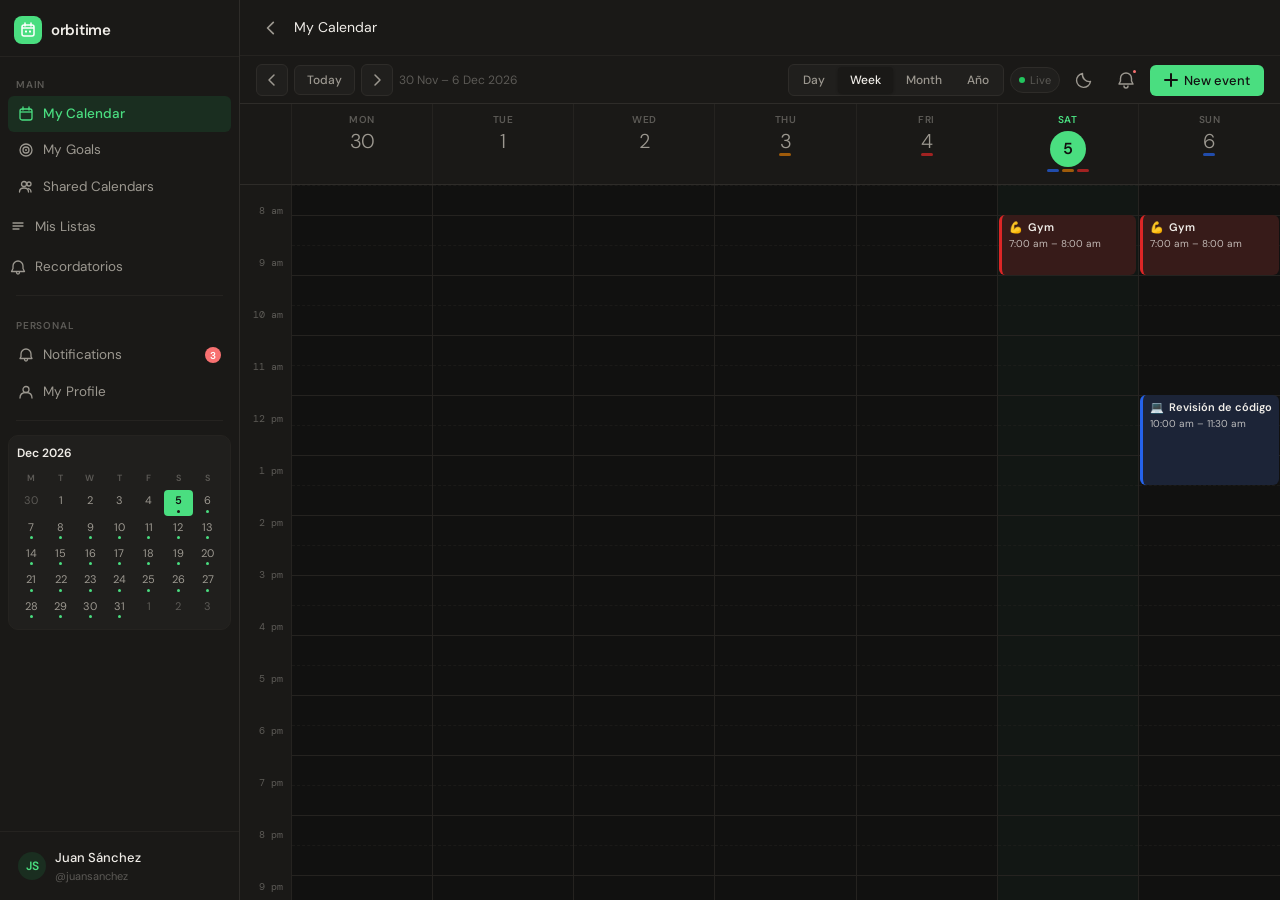
<file: index.html>
<!DOCTYPE html>
<html lang="es" data-theme="dark">

<head>
    <meta charset="UTF-8">
    <meta name="viewport" content="width=device-width, initial-scale=1.0">
    <title>orbitime</title>
    <link rel="preconnect" href="https://fonts.googleapis.com">
    <link rel="preconnect" href="https://fonts.gstatic.com" crossorigin>
    <link
        href="https://fonts.googleapis.com/css2?family=DM+Sans:ital,opsz,wght@0,9..40,300;0,9..40,400;0,9..40,500;0,9..40,600;1,9..40,300&family=DM+Mono:wght@400;500&display=swap"
        rel="stylesheet">
    <link rel="stylesheet" href="styles.css">
    <link rel="stylesheet" href="./CSS/lists-reminders.css">
</head>

<body>

    <!-- ============================================================
     APP SHELL
     ============================================================ -->
    <div id="app">

        <!-- MOBILE OVERLAY -->
        <div id="mobile-overlay" onclick="closeMobileSidebar()"></div>

        <!-- ============================================================
       SIDEBAR
       ============================================================ -->
        <aside id="sidebar" role="navigation" aria-label="Navegación principal">

            <div class="sidebar-header">
                <div class="sidebar-logo" onclick="navigate('calendar')" style="cursor:pointer">
                    <div class="logo-mark">
                        <svg width="16" height="16" viewBox="0 0 16 16" fill="none">
                            <rect x="2" y="3" width="12" height="11" rx="2" stroke="white" stroke-width="1.5"
                                fill="none" />
                            <path d="M2 6h12" stroke="white" stroke-width="1.5" />
                            <path d="M5 1v3M11 1v3" stroke="white" stroke-width="1.5" stroke-linecap="round" />
                            <rect x="5" y="8.5" width="2" height="2" rx="0.5" fill="white" />
                            <rect x="9" y="8.5" width="2" height="2" rx="0.5" fill="white" />
                        </svg>
                    </div>
                    <span class="sidebar-logo-text">orbitime</span>
                </div>
            </div>

            <div class="sidebar-body">

                <!-- Principal -->
                <div class="sidebar-section">
                    <div class="sidebar-section-title">Principal</div>

                    <div class="sidebar-nav-item active" id="nav-calendar" onclick="navigate('calendar')" role="button"
                        tabindex="0">
                        <svg width="16" height="16" viewBox="0 0 16 16" fill="none">
                            <rect x="2" y="3" width="12" height="11" rx="2" stroke="currentColor" stroke-width="1.3"
                                fill="none" />
                            <path d="M2 6h12" stroke="currentColor" stroke-width="1.3" />
                            <path d="M5 1v3M11 1v3" stroke="currentColor" stroke-width="1.3" stroke-linecap="round" />
                        </svg>
                        <span class="sidebar-label">Mi Calendario</span>
                    </div>

                    <div class="sidebar-nav-item" id="nav-goals" onclick="navigate('goals')" role="button" tabindex="0">
                        <svg width="16" height="16" viewBox="0 0 16 16" fill="none">
                            <circle cx="8" cy="8" r="6" stroke="currentColor" stroke-width="1.3" fill="none" />
                            <circle cx="8" cy="8" r="3" stroke="currentColor" stroke-width="1.3" fill="none" />
                            <circle cx="8" cy="8" r="1" fill="currentColor" />
                        </svg>
                        <span class="sidebar-label">Mis Metas</span>
                    </div>

                    <div class="sidebar-nav-item" id="nav-shared" onclick="navigate('shared')" role="button"
                        tabindex="0">
                        <svg width="16" height="16" viewBox="0 0 16 16" fill="none">
                            <circle cx="6" cy="5" r="2.5" stroke="currentColor" stroke-width="1.3" fill="none" />
                            <path d="M1.5 13c0-2.5 2-4 4.5-4s4.5 1.5 4.5 4" stroke="currentColor" stroke-width="1.3"
                                stroke-linecap="round" fill="none" />
                            <circle cx="11" cy="5" r="2" stroke="currentColor" stroke-width="1.3" fill="none" />
                            <path d="M13 13c0-1.8-1-3-2.5-3.5" stroke="currentColor" stroke-width="1.3"
                                stroke-linecap="round" fill="none" />
                        </svg>
                        <span class="sidebar-label">Calendarios Compartidos</span>
                    </div>
                </div>

                <div class="sidebar-nav-item" id="nav-lists" onclick="navigate('lists')" role="button" tabindex="0">
                    <svg width="16" height="16" viewBox="0 0 16 16" fill="none">
                        <path d="M3 4h10M3 7h10M3 10h6" stroke="currentColor" stroke-width="1.3"
                            stroke-linecap="round" />
                    </svg>
                    <span class="sidebar-label">Mis Listas</span>
                </div>

                <div class="sidebar-nav-item" id="nav-reminders" onclick="navigate('reminders')" role="button"
                    tabindex="0">
                    <svg width="16" height="16" viewBox="0 0 16 16" fill="none">
                        <path d="M8 2a5 5 0 015 5v2.5l1.5 3H1.5l1.5-3V7a5 5 0 015-5z" stroke="currentColor"
                            stroke-width="1.3" stroke-linejoin="round" fill="none" />
                        <path d="M6.5 13.5a1.5 1.5 0 003 0" stroke="currentColor" stroke-width="1.3"
                            stroke-linecap="round" fill="none" />
                    </svg>
                    <span class="sidebar-label">Recordatorios</span>
                </div>

                <div class="sidebar-divider"></div>

                <!-- Personal -->
                <div class="sidebar-section">
                    <div class="sidebar-section-title">Personal</div>

                    <div class="sidebar-nav-item" id="nav-notifications" onclick="navigate('notifications')"
                        role="button" tabindex="0">
                        <svg width="16" height="16" viewBox="0 0 16 16" fill="none">
                            <path d="M8 2a5 5 0 015 5v2.5l1 2H2l1-2V7a5 5 0 015-5z" stroke="currentColor"
                                stroke-width="1.3" stroke-linejoin="round" fill="none" />
                            <path d="M6.5 12.5a1.5 1.5 0 003 0" stroke="currentColor" stroke-width="1.3"
                                stroke-linecap="round" fill="none" />
                        </svg>
                        <span class="sidebar-label">Notificaciones</span>
                        <span class="nav-badge" id="sidebar-notif-badge">3</span>
                    </div>

                    <div class="sidebar-nav-item" id="nav-profile" onclick="navigate('profile')" role="button"
                        tabindex="0">
                        <svg width="16" height="16" viewBox="0 0 16 16" fill="none">
                            <circle cx="8" cy="5.5" r="3" stroke="currentColor" stroke-width="1.3" fill="none" />
                            <path d="M2 14c0-3.5 2.5-5.5 6-5.5s6 2 6 5.5" stroke="currentColor" stroke-width="1.3"
                                stroke-linecap="round" fill="none" />
                        </svg>
                        <span class="sidebar-label">Mi Perfil</span>
                    </div>
                </div>

                <div class="sidebar-divider"></div>

                <!-- Mini Calendar -->
                <div class="mini-calendar-wrap" id="mini-calendar"></div>

            </div><!-- /sidebar-body -->

            <div class="sidebar-footer">
                <div class="user-chip" onclick="navigate('profile')">
                    <div class="avatar" id="sidebar-avatar">JS</div>
                    <div class="user-info sidebar-label">
                        <div class="user-name">Juan Sánchez</div>
                        <div class="user-handle">@juansanchez</div>
                    </div>
                </div>
            </div>

        </aside><!-- /sidebar -->

        <!-- MOBILE CLOSE BUTTON (slides with sidebar on mobile) -->
        <button id="btn-mobile-close" onclick="closeMobileSidebar()" aria-label="Cerrar menú">
            <svg width="14" height="14" viewBox="0 0 14 14" fill="none">
                <path d="M9 2L4 7l5 5" stroke="currentColor" stroke-width="1.5" stroke-linecap="round"
                    stroke-linejoin="round" />
            </svg>
        </button>

        <!-- ============================================================
       MAIN
       ============================================================ -->
        <div id="main">

            <!-- TOPBAR -->
            <header id="topbar" role="banner">

                <!-- ── ROW 1: always visible — toggle + screen title ── -->
                <div class="topbar-row topbar-row-1">
                    <button id="btn-toggle-menu" class="icon-btn" onclick="handleMenuToggle()"
                        aria-label="Colapsar menú" title="Colapsar menú">
                        <svg width="16" height="16" viewBox="0 0 14 14" fill="none">
                            <path d="M9 2L4 7l5 5" stroke="currentColor" stroke-width="1.5" stroke-linecap="round"
                                stroke-linejoin="round" />
                        </svg>
                    </button>
                    <div class="topbar-title" id="topbar-title">Mi Calendario</div>
                    <span class="mobile-period-label" id="mobile-period-label"></span>
                </div>

                <!-- ── ROW 2 (calendar only): nav + tools ── -->
                <div class="topbar-row topbar-row-2" id="topbar-row-2">

                    <!-- Left cluster: nav arrows + Hoy + date label -->
                    <div class="topbar-row2-left" id="cal-nav-controls">
                        <div class="nav-arrows">
                            <button class="btn-nav-arrow" onclick="calNav(-1)" aria-label="Anterior" title="Anterior">
                                <svg width="14" height="14" viewBox="0 0 14 14" fill="none">
                                    <path d="M9 2L4 7l5 5" stroke="currentColor" stroke-width="1.5"
                                        stroke-linecap="round" stroke-linejoin="round" />
                                </svg>
                            </button>
                        </div>
                        <button class="btn-today" onclick="goToday()">Hoy</button>
                        <div class="nav-arrows">
                            <button class="btn-nav-arrow" onclick="calNav(1)" aria-label="Siguiente" title="Siguiente">
                                <svg width="14" height="14" viewBox="0 0 14 14" fill="none">
                                    <path d="M5 2l5 5-5 5" stroke="currentColor" stroke-width="1.5"
                                        stroke-linecap="round" stroke-linejoin="round" />
                                </svg>
                            </button>
                        </div>
                        <span class="topbar-subtitle" id="cal-period-label"></span>
                    </div>

                    <!-- Spacer -->
                    <div class="topbar-spacer"></div>

                    <!-- Right cluster: view switcher + status + theme + notif + new event -->
                    <div class="topbar-row2-right" id="topbar-right-tools">

                        <!-- View switcher -->
                        <div class="view-switcher" id="view-switcher">
                            <button class="view-btn" onclick="setView('day')">Día</button>
                            <button class="view-btn active" onclick="setView('week')">Semana</button>
                            <button class="view-btn" onclick="setView('month')">Mes</button>
                            <button class="view-btn" onclick="setView('year')">Año</button>
                        </div>

                        <!-- Connection status -->
                        <div class="connection-status" id="connection-status" title="Estado de conexión">
                            <div class="conn-dot"></div>
                            <span class="conn-label">En vivo</span>
                        </div>

                        <!-- Theme toggle -->
                        <button class="btn-theme" onclick="toggleTheme()" aria-label="Cambiar tema"
                            title="Cambiar tema">
                            <svg id="theme-icon-sun" width="18" height="18" viewBox="0 0 18 18" fill="none"
                                style="display:none">
                                <circle cx="9" cy="9" r="4" stroke="currentColor" stroke-width="1.4" fill="none" />
                                <path
                                    d="M9 1v2M9 15v2M1 9h2M15 9h2M3.22 3.22l1.42 1.42M13.36 13.36l1.42 1.42M13.36 4.64l1.42-1.42M3.22 14.78l1.42-1.42"
                                    stroke="currentColor" stroke-width="1.4" stroke-linecap="round" />
                            </svg>
                            <svg id="theme-icon-moon" width="18" height="18" viewBox="0 0 18 18" fill="none">
                                <path d="M15.5 10.5A7 7 0 017.5 2.5 7 7 0 1015.5 10.5z" stroke="currentColor"
                                    stroke-width="1.4" stroke-linecap="round" stroke-linejoin="round" fill="none" />
                            </svg>
                        </button>

                        <!-- Notifications -->
                        <button class="icon-btn" onclick="toggleNotifPanel()" aria-label="Notificaciones"
                            id="notif-bell">
                            <svg width="18" height="18" viewBox="0 0 18 18" fill="none">
                                <path d="M9 2a5.5 5.5 0 015.5 5.5v2.5l1.5 3H2l1.5-3V7.5A5.5 5.5 0 019 2z"
                                    stroke="currentColor" stroke-width="1.4" stroke-linejoin="round" fill="none" />
                                <path d="M7 15a2 2 0 004 0" stroke="currentColor" stroke-width="1.4"
                                    stroke-linecap="round" fill="none" />
                            </svg>
                            <span class="notif-dot" id="notif-dot"></span>
                        </button>

                        <!-- Create event -->
                        <button class="btn-primary" onclick="openCreateModal()" id="btn-create-event">
                            <!-- Ícono desktop: símbolo + -->
                            <svg class="btn-create-icon-desktop" width="14" height="14" viewBox="0 0 14 14" fill="none">
                                <path d="M7 1v12M1 7h12" stroke="currentColor" stroke-width="2"
                                    stroke-linecap="round" />
                            </svg>
                            <span class="btn-create-label">Nuevo evento</span>
                            <!-- Ícono mobile: calendario con + -->
                            <svg class="btn-create-icon-mobile" width="18" height="18" viewBox="0 0 18 18" fill="none">
                                <rect x="2" y="3.5" width="14" height="12" rx="2" stroke="currentColor"
                                    stroke-width="1.5" fill="none" />
                                <path d="M2 7h14" stroke="currentColor" stroke-width="1.5" />
                                <path d="M6 1.5v3M12 1.5v3" stroke="currentColor" stroke-width="1.5"
                                    stroke-linecap="round" />
                                <path d="M9 10v4M7 12h4" stroke="currentColor" stroke-width="1.5"
                                    stroke-linecap="round" />
                            </svg>
                        </button>
                    </div>
                </div>

            </header><!-- /topbar -->

            <!-- ============================================================
         CONTENT AREA
         ============================================================ -->
            <div id="content">

                <!-- ── CALENDAR SCREEN ── -->
                <section class="screen active" id="screen-calendar" aria-label="Mi Calendario">

                    <!-- Week view (default) -->
                    <div class="calendar-week" id="view-week">
                        <div class="week-header">
                            <div class="week-header-inner" id="week-header-days"></div>
                        </div>
                        <div class="week-body" id="week-body">
                            <div class="week-grid" id="week-grid"></div>
                        </div>
                    </div>

                    <!-- Day view -->
                    <div class="calendar-day hidden" id="view-day">
                        <div class="day-header-info" id="day-header-info"></div>
                        <div class="day-goals-strip" id="day-goals-strip"></div>
                        <div class="day-body" id="day-body">
                            <div class="day-scroll-inner" id="day-scroll-inner"></div>
                        </div>
                    </div>

                    <!-- Month view -->
                    <div class="calendar-month hidden" id="view-month">
                        <div class="month-dow-header" id="month-dow-header"></div>
                        <div class="month-grid" id="month-grid"></div>
                    </div>

                    <!-- Year view -->
                    <div class="calendar-year hidden" id="view-year">
                        <div class="year-goals-panel" id="year-goals-panel"></div>
                        <div class="year-grid" id="year-grid"></div>
                    </div>

                </section>

                <!-- ── GOALS SCREEN ── -->
                <section class="screen" id="screen-goals" aria-label="Mis Metas">
                    <div class="goals-layout">
                        <div class="goals-toolbar">
                            <div class="goals-filter-tabs" id="goals-filter-tabs">
                                <button class="filter-tab active" onclick="filterGoals('all', this)">Todas</button>
                                <button class="filter-tab" onclick="filterGoals('progress', this)">En progreso</button>
                                <button class="filter-tab" onclick="filterGoals('done', this)">Completadas</button>
                                <button class="filter-tab" onclick="filterGoals('pending', this)">Pendientes</button>
                            </div>
                            <button class="btn-primary" onclick="openCreateGoalModal()">
                                <svg width="14" height="14" viewBox="0 0 14 14" fill="none">
                                    <path d="M7 1v12M1 7h12" stroke="currentColor" stroke-width="2"
                                        stroke-linecap="round" />
                                </svg>
                                Nueva meta
                            </button>
                        </div>
                        <div class="goals-body" id="goals-body"></div>
                    </div>
                </section>

                <!-- ── SHARED CALENDARS SCREEN ── -->
                <section class="screen" id="screen-shared" aria-label="Calendarios Compartidos">
                    <div class="shared-layout">
                        <!-- People panel -->
                        <div class="people-panel">
                            <div class="people-panel-header">
                                <h3>Personas agregadas</h3>
                                <div class="search-bar">
                                    <svg width="14" height="14" viewBox="0 0 14 14" fill="none">
                                        <circle cx="6" cy="6" r="4" stroke="currentColor" stroke-width="1.3"
                                            fill="none" />
                                        <path d="M10 10l2.5 2.5" stroke="currentColor" stroke-width="1.3"
                                            stroke-linecap="round" />
                                    </svg>
                                    <input type="text" placeholder="Buscar persona..."
                                        oninput="filterPeople(this.value)">
                                </div>
                            </div>
                            <div class="people-list" id="people-list"></div>
                            <div class="people-panel-footer">
                                <button class="btn-add-person" onclick="openAddPersonModal()">
                                    <svg width="14" height="14" viewBox="0 0 14 14" fill="none">
                                        <path d="M7 1v12M1 7h12" stroke="currentColor" stroke-width="2"
                                            stroke-linecap="round" />
                                    </svg>
                                    Agregar persona
                                </button>
                            </div>
                        </div>
                        <!-- Calendar area -->
                        <div class="shared-cal-area" id="shared-cal-area"></div>
                    </div>
                </section>


                <!-- ── LISTS SCREEN ── -->
                <section class="screen" id="screen-lists" aria-label="Mis Listas">
                    <div id="lists-toolbar-wrap"></div>
                    <div id="lists-body"></div>
                </section>

                <!-- ── REMINDERS SCREEN ── -->
                <section class="screen" id="screen-reminders" aria-label="Recordatorios">
                    <div id="reminders-toolbar-wrap"></div>
                    <div class="rmdr-layout" id="reminders-layout"></div>
                </section>

                <!-- ── NOTIFICATIONS SCREEN ── -->
                <section class="screen" id="screen-notifications" aria-label="Notificaciones">
                    <div class="notif-layout">
                        <div class="notif-toolbar">
                            <div class="notif-filters">
                                <button class="filter-tab active" onclick="filterNotifs('all', this)">Todas</button>
                                <button class="filter-tab" onclick="filterNotifs('unread', this)">No leídas</button>
                                <button class="filter-tab" onclick="filterNotifs('read', this)">Leídas</button>
                            </div>
                            <button class="btn-mark-all" onclick="markAllRead()">Marcar todo como leído</button>
                        </div>
                        <div class="notif-list" id="notif-list-full"></div>
                    </div>
                </section>

                <!-- ── PROFILE SCREEN ── -->
                <section class="screen" id="screen-profile" aria-label="Mi Perfil">
                    <div class="profile-layout" id="profile-layout"></div>
                </section>

            </div><!-- /content -->

        </div><!-- /main -->
    </div><!-- /app -->

    <!-- ============================================================
     NOTIFICATION PANEL
     ============================================================ -->
    <div class="notif-panel" id="notif-panel" role="dialog" aria-label="Notificaciones recientes">
        <div class="notif-panel-header">
            <h3>Notificaciones</h3>
            <button class="btn-close-modal" onclick="toggleNotifPanel()" aria-label="Cerrar">
                <svg width="14" height="14" viewBox="0 0 14 14" fill="none">
                    <path d="M2 2l10 10M12 2L2 12" stroke="currentColor" stroke-width="1.5" stroke-linecap="round" />
                </svg>
            </button>
        </div>
        <div class="notif-panel-body" id="notif-panel-body"></div>
        <div class="notif-panel-footer">
            <button class="btn-see-all" onclick="navigate('notifications'); toggleNotifPanel();">Ver todas las
                notificaciones</button>
        </div>
    </div>

    <!-- ============================================================
     TOAST CONTAINER
     ============================================================ -->
    <div id="toast-container"></div>

    <!-- ============================================================
     MOBILE BOTTOM NAV
     ============================================================ -->
    <nav id="bottom-nav" aria-label="Navegación móvil" role="navigation">
        <div class="bottom-nav-inner">

            <button class="bottom-nav-item" onclick="openBottomSheet('events')" aria-label="Próximos eventos">
                <svg width="20" height="20" viewBox="0 0 20 20" fill="none">
                    <rect x="3" y="4" width="14" height="13" rx="2" stroke="currentColor" stroke-width="1.4"
                        fill="none" />
                    <path d="M3 8h14" stroke="currentColor" stroke-width="1.4" />
                    <path d="M7 2v3M13 2v3" stroke="currentColor" stroke-width="1.4" stroke-linecap="round" />
                    <path d="M7 12h6M7 14.5h3" stroke="currentColor" stroke-width="1.2" stroke-linecap="round" />
                </svg>
                <span>Eventos</span>
            </button>

            <button class="bottom-nav-item" onclick="openBottomSheet('goals')" aria-label="Próximas metas">
                <svg width="20" height="20" viewBox="0 0 20 20" fill="none">
                    <circle cx="10" cy="10" r="7" stroke="currentColor" stroke-width="1.4" fill="none" />
                    <circle cx="10" cy="10" r="3.5" stroke="currentColor" stroke-width="1.4" fill="none" />
                    <circle cx="10" cy="10" r="1" fill="currentColor" />
                </svg>
                <span>Metas</span>
            </button>

            <div class="bottom-nav-center">
                <button class="btn-cal-center" onclick="navigate('calendar')" aria-label="Mi Calendario">
                    <svg width="22" height="22" viewBox="0 0 22 22" fill="none">
                        <rect x="3" y="4" width="16" height="15" rx="3" stroke="currentColor" stroke-width="1.6"
                            fill="none" />
                        <path d="M3 8.5h16" stroke="currentColor" stroke-width="1.6" />
                        <path d="M8 2v3M14 2v3" stroke="currentColor" stroke-width="1.6" stroke-linecap="round" />
                    </svg>
                </button>
            </div>

            <button class="bottom-nav-item" onclick="openBottomSheet('society')" aria-label="Sociedad">
                <svg width="20" height="20" viewBox="0 0 20 20" fill="none">
                    <circle cx="7.5" cy="6" r="3" stroke="currentColor" stroke-width="1.4" fill="none" />
                    <path d="M2 17c0-3 2.5-5 5.5-5s5.5 2 5.5 5" stroke="currentColor" stroke-width="1.4"
                        stroke-linecap="round" fill="none" />
                    <circle cx="14" cy="6" r="2.5" stroke="currentColor" stroke-width="1.3" fill="none" />
                    <path d="M16.5 17c0-2-1.2-3.5-3-4" stroke="currentColor" stroke-width="1.3" stroke-linecap="round"
                        fill="none" />
                </svg>
                <span>Sociedad</span>
            </button>

            <button class="bottom-nav-item" onclick="navigate('profile')" aria-label="Perfil">
                <svg width="20" height="20" viewBox="0 0 20 20" fill="none">
                    <circle cx="10" cy="7" r="3.5" stroke="currentColor" stroke-width="1.4" fill="none" />
                    <path d="M3 18c0-4 3-6.5 7-6.5s7 2.5 7 6.5" stroke="currentColor" stroke-width="1.4"
                        stroke-linecap="round" fill="none" />
                </svg>
                <span>Perfil</span>
            </button>

        </div>
    </nav>

    <!-- ============================================================
     BOTTOM SHEETS
     ============================================================ -->
    <div id="bottom-sheet-events" class="bottom-sheet">
        <div class="sheet-handle"></div>
        <div class="sheet-header">
            <span class="sheet-title">Próximos Eventos</span>
            <button class="btn-close-modal" onclick="closeBottomSheet('events')">
                <svg width="14" height="14" viewBox="0 0 14 14" fill="none">
                    <path d="M2 2l10 10M12 2L2 12" stroke="currentColor" stroke-width="1.5" stroke-linecap="round" />
                </svg>
            </button>
        </div>
        <div class="sheet-body">
            <div class="sheet-tabs">
                <button class="sheet-tab active" onclick="sheetTabEvt('today', this)">Hoy</button>
                <button class="sheet-tab" onclick="sheetTabEvt('week', this)">Esta semana</button>
                <button class="sheet-tab" onclick="sheetTabEvt('all', this)">Todos</button>
            </div>
            <div id="sheet-events-list"></div>
        </div>
    </div>

    <div id="bottom-sheet-goals" class="bottom-sheet">
        <div class="sheet-handle"></div>
        <div class="sheet-header">
            <span class="sheet-title">Próximas Metas</span>
            <button class="btn-close-modal" onclick="closeBottomSheet('goals')">
                <svg width="14" height="14" viewBox="0 0 14 14" fill="none">
                    <path d="M2 2l10 10M12 2L2 12" stroke="currentColor" stroke-width="1.5" stroke-linecap="round" />
                </svg>
            </button>
        </div>
        <div class="sheet-body" id="sheet-goals-content"></div>
    </div>

    <div id="bottom-sheet-society" class="bottom-sheet">
        <div class="sheet-handle"></div>
        <div class="sheet-header">
            <span class="sheet-title">Personas Agregadas</span>
            <button class="btn-close-modal" onclick="closeBottomSheet('society')">
                <svg width="14" height="14" viewBox="0 0 14 14" fill="none">
                    <path d="M2 2l10 10M12 2L2 12" stroke="currentColor" stroke-width="1.5" stroke-linecap="round" />
                </svg>
            </button>
        </div>
        <div class="sheet-body" id="sheet-society-content"></div>
    </div>

    <!-- ============================================================
     MODALS
     ============================================================ -->

    <!-- Create Event Modal -->
    <div class="modal-overlay" id="modal-create-event">
        <div class="modal" role="dialog" aria-modal="true" aria-labelledby="modal-evt-title">
            <div class="modal-header">
                <span class="modal-title" id="modal-evt-title">Nuevo Evento</span>
                <button class="btn-close-modal" onclick="closeModal('modal-create-event')" aria-label="Cerrar">
                    <svg width="14" height="14" viewBox="0 0 14 14" fill="none">
                        <path d="M2 2l10 10M12 2L2 12" stroke="currentColor" stroke-width="1.5"
                            stroke-linecap="round" />
                    </svg>
                </button>
            </div>
            <div class="modal-body">
                <div class="form-group">
                    <label class="form-label">Título del evento</label>
                    <input type="text" class="form-input" id="evt-title" placeholder="¿Qué tienes planeado?"
                        autocomplete="off">
                </div>
                <div class="form-group">
                    <label class="form-label">Descripción (opcional)</label>
                    <textarea class="form-textarea" id="evt-desc" placeholder="Añade más detalles..."></textarea>
                </div>
                <div class="form-row">
                    <div class="form-group">
                        <label class="form-label">Fecha</label>
                        <input type="date" class="form-input" id="evt-date">
                    </div>
                    <div class="form-group">
                        <label class="form-label">Categoría</label>
                        <select class="form-select" id="evt-cat">
                            <option value="green">Personal</option>
                            <option value="blue">Trabajo</option>
                            <option value="orange">Educación</option>
                            <option value="red">Salud</option>
                            <option value="purple">Social</option>
                        </select>
                    </div>
                </div>
                <div class="form-row">
                    <div class="form-group">
                        <label class="form-label">Hora inicio</label>
                        <input type="time" class="form-input" id="evt-start">
                    </div>
                    <div class="form-group">
                        <label class="form-label">Hora fin</label>
                        <input type="time" class="form-input" id="evt-end">
                    </div>
                </div>
                <div class="form-group">
                    <label class="form-label">Ubicación (opcional)</label>
                    <input type="text" class="form-input" id="evt-location" placeholder="¿Dónde?">
                </div>
            </div>
            <div class="modal-footer">
                <button class="btn-secondary" onclick="closeModal('modal-create-event')">Cancelar</button>
                <button class="btn-primary" onclick="saveEvent()">Guardar evento</button>
            </div>
        </div>
    </div>

    <!-- Create/Edit Goal Modal — built dynamically by _openGoalModal() -->
    <div class="modal-overlay" id="modal-create-goal">
    </div>

    <!-- Add Person Modal -->
    <div class="modal-overlay" id="modal-add-person">
        <div class="modal" role="dialog" aria-modal="true">
            <div class="modal-header">
                <span class="modal-title">Agregar Persona</span>
                <button class="btn-close-modal" onclick="closeModal('modal-add-person')" aria-label="Cerrar">
                    <svg width="14" height="14" viewBox="0 0 14 14" fill="none">
                        <path d="M2 2l10 10M12 2L2 12" stroke="currentColor" stroke-width="1.5"
                            stroke-linecap="round" />
                    </svg>
                </button>
            </div>
            <div class="modal-body">
                <div class="form-group">
                    <label class="form-label">Nombre de usuario</label>
                    <input type="text" class="form-input" id="add-person-username" placeholder="@username"
                        autocomplete="off">
                    <span style="font-size:12px;color:var(--text-tertiary);margin-top:4px">Las personas se agregan
                        mediante su nombre de usuario único.</span>
                </div>
            </div>
            <div class="modal-footer">
                <button class="btn-secondary" onclick="closeModal('modal-add-person')">Cancelar</button>
                <button class="btn-primary" onclick="addPerson()">Agregar</button>
            </div>
        </div>
    </div>

    <!-- Edit Profile Modal -->
    <div class="modal-overlay" id="modal-edit-profile">
        <div class="modal" role="dialog" aria-modal="true">
            <div class="modal-header">
                <span class="modal-title">Editar Perfil</span>
                <button class="btn-close-modal" onclick="closeModal('modal-edit-profile')" aria-label="Cerrar">
                    <svg width="14" height="14" viewBox="0 0 14 14" fill="none">
                        <path d="M2 2l10 10M12 2L2 12" stroke="currentColor" stroke-width="1.5"
                            stroke-linecap="round" />
                    </svg>
                </button>
            </div>
            <div class="modal-body">
                <div class="form-group">
                    <label class="form-label">Nombre completo</label>
                    <input type="text" class="form-input" id="ep-name" placeholder="Tu nombre">
                </div>
                <div class="form-group">
                    <label class="form-label">Correo electrónico</label>
                    <input type="email" class="form-input" id="ep-email" placeholder="correo@ejemplo.com">
                </div>
                <div class="form-group">
                    <label class="form-label">Username</label>
                    <input type="text" class="form-input" id="ep-username" placeholder="@username">
                </div>
                <div class="form-group">
                    <label class="form-label">País</label>
                    <input type="text" class="form-input" id="ep-country" placeholder="Tu país">
                </div>
                <div class="form-group">
                    <label class="form-label">Fecha de nacimiento</label>
                    <input type="date" class="form-input" id="ep-birthdate">
                    <span style="font-size:11.5px;color:var(--text-tertiary);margin-top:4px;display:block">Se crea
                        automáticamente un evento de cumpleaños en tu calendario.</span>
                </div>
            </div>
            <div class="modal-footer">
                <button class="btn-secondary" onclick="closeModal('modal-edit-profile')">Cancelar</button>
                <button class="btn-primary" onclick="saveProfile()">Guardar cambios</button>
            </div>
        </div>
    </div>

    <!-- Change Password Modal -->
    <div class="modal-overlay" id="modal-change-password">
        <div class="modal" role="dialog" aria-modal="true">
            <div class="modal-header">
                <span class="modal-title">Cambiar Contraseña</span>
                <button class="btn-close-modal" onclick="closeModal('modal-change-password')" aria-label="Cerrar">
                    <svg width="14" height="14" viewBox="0 0 14 14" fill="none">
                        <path d="M2 2l10 10M12 2L2 12" stroke="currentColor" stroke-width="1.5"
                            stroke-linecap="round" />
                    </svg>
                </button>
            </div>
            <div class="modal-body">
                <div class="form-group">
                    <label class="form-label">Contraseña actual</label>
                    <input type="password" class="form-input" placeholder="••••••••">
                </div>
                <div class="form-group">
                    <label class="form-label">Nueva contraseña</label>
                    <input type="password" class="form-input" placeholder="••••••••">
                </div>
                <div class="form-group">
                    <label class="form-label">Confirmar nueva contraseña</label>
                    <input type="password" class="form-input" placeholder="••••••••">
                </div>
            </div>
            <div class="modal-footer">
                <button class="btn-secondary" onclick="closeModal('modal-change-password')">Cancelar</button>
                <button class="btn-primary"
                    onclick="closeModal('modal-change-password');showToast('Contraseña actualizada','✅')">Guardar</button>
            </div>
        </div>
    </div>

    <!-- ============================================================
     JAVASCRIPT
     ============================================================ -->
    <script src="app.js"></script>
    <script src="./JS/lists-reminders.js"></script>
</body>

</html>
</file>
<file: styles.css>
:root {
    /* Light theme */
    --bg-base: #f4f3f0;
    --bg-surface: #ffffff;
    --bg-surface2: #f9f8f6;
    --bg-surface3: #eeecea;
    --bg-overlay: rgba(244, 243, 240, 0.85);
    --border: #e2e0dc;
    --border-subtle: #eceae6;
    --text-primary: #1a1916;
    --text-secondary: #6b6860;
    --text-tertiary: #a09e9a;
    --text-inverse: #ffffff;
    --accent: #2d6a4f;
    --accent-soft: #d8ede4;
    --accent-hover: #245c43;
    --accent-text: #1a3d2e;
    --red: #c0392b;
    --red-soft: #fdecea;
    --orange: #d97706;
    --orange-soft: #fef3cd;
    --blue: #2563eb;
    --blue-soft: #dbeafe;
    --purple: #7c3aed;
    --purple-soft: #ede9fe;
    --now-line-color: #e07070;
    --shadow-sm: 0 1px 3px rgba(0, 0, 0, 0.06), 0 1px 2px rgba(0, 0, 0, 0.04);
    --shadow-md: 0 4px 12px rgba(0, 0, 0, 0.08), 0 2px 4px rgba(0, 0, 0, 0.04);
    --shadow-lg: 0 12px 32px rgba(0, 0, 0, 0.1), 0 4px 8px rgba(0, 0, 0, 0.05);
    --shadow-xl: 0 24px 48px rgba(0, 0, 0, 0.12);
    --sidebar-w: 240px;
    --header-h: 56px;
    --radius-sm: 6px;
    --radius-md: 10px;
    --radius-lg: 16px;
    --radius-xl: 22px;
    --font: 'DM Sans', sans-serif;
    --font-mono: 'DM Mono', monospace;
    --transition: 200ms cubic-bezier(0.4, 0, 0.2, 1);
    --transition-slow: 350ms cubic-bezier(0.4, 0, 0.2, 1);
}

[data-theme="dark"] {
    --bg-base: #111110;
    --bg-surface: #1a1917;
    --bg-surface2: #201f1d;
    --bg-surface3: #282624;
    --bg-overlay: rgba(17, 17, 16, 0.88);
    --border: #2e2c29;
    --border-subtle: #252320;
    --text-primary: #f0ede8;
    --text-secondary: #9c9890;
    --text-tertiary: #5c5a56;
    --text-inverse: #111110;
    --accent: #4ade80;
    --accent-soft: #1a2e20;
    --accent-hover: #6ee7a0;
    --accent-text: #4ade80;
    --red: #f87171;
    --red-soft: #2e1a1a;
    --orange: #fbbf24;
    --orange-soft: #2a1f08;
    --blue: #60a5fa;
    --blue-soft: #1a2440;
    --purple: #a78bfa;
    --purple-soft: #221a3a;
    --now-line-color: #f87171;
    --shadow-sm: 0 1px 3px rgba(0, 0, 0, 0.3);
    --shadow-md: 0 4px 12px rgba(0, 0, 0, 0.4);
    --shadow-lg: 0 12px 32px rgba(0, 0, 0, 0.5);
    --shadow-xl: 0 24px 48px rgba(0, 0, 0, 0.6);
}

/* ============================================================
   RESET & BASE
   ============================================================ */
*,
*::before,
*::after {
    box-sizing: border-box;
    margin: 0;
    padding: 0;
}

html,
body {
    height: 100%;
    font-family: var(--font);
    font-size: 14px;
    line-height: 1.5;
    color: var(--text-primary);
    background: var(--bg-base);
    overflow: hidden;
    -webkit-font-smoothing: antialiased;
}

button {
    cursor: pointer;
    border: none;
    background: none;
    font-family: inherit;
    font-size: inherit;
    color: inherit;
}

input,
textarea,
select {
    font-family: inherit;
    font-size: inherit;
    outline: none;
    border: none;
    background: none;
    color: inherit;
}

a {
    text-decoration: none;
    color: inherit;
}

ul,
ol {
    list-style: none;
}

svg {
    display: block;
    flex-shrink: 0;
}

/* ============================================================
   SCROLLBAR
   ============================================================ */
::-webkit-scrollbar {
    width: 4px;
    height: 4px;
}

::-webkit-scrollbar-track {
    background: transparent;
}

::-webkit-scrollbar-thumb {
    background: var(--border);
    border-radius: 4px;
}

::-webkit-scrollbar-thumb:hover {
    background: var(--text-tertiary);
}

/* ============================================================
   APP SHELL
   ============================================================ */
#app {
    display: flex;
    height: 100vh;
    width: 100vw;
    overflow: hidden;
    position: relative;
}

/* ============================================================
   SIDEBAR
   ============================================================ */
#sidebar {
    width: var(--sidebar-w);
    height: 100%;
    background: var(--bg-surface);
    border-right: 1px solid var(--border);
    display: flex;
    flex-direction: column;
    flex-shrink: 0;
    transition: transform var(--transition-slow), width var(--transition-slow);
    z-index: 200;
    position: relative;
}

#sidebar.collapsed {
    width: 60px;
}

#sidebar.collapsed .sidebar-label,
#sidebar.collapsed .sidebar-section-title,
#sidebar.collapsed .sidebar-logo-text,
#sidebar.collapsed .mini-calendar-wrap {
    display: none;
}

#sidebar.collapsed .sidebar-nav-item {
    justify-content: center;
    padding: 10px;
}

#sidebar.collapsed .sidebar-logo {
    justify-content: center;
    padding: 16px 0;
}

#sidebar.collapsed .user-info {
    display: none;
}

#sidebar.collapsed .user-chip {
    justify-content: center;
    padding: 10px 0;
}

.sidebar-header {
    display: flex;
    align-items: center;
    justify-content: space-between;
    padding: 16px 14px 12px;
    border-bottom: 1px solid var(--border-subtle);
}

.sidebar-logo {
    display: flex;
    align-items: center;
    gap: 9px;
    flex: 1;
    min-width: 0;
}

.logo-mark {
    width: 28px;
    height: 28px;
    background: var(--accent);
    border-radius: 8px;
    display: flex;
    align-items: center;
    justify-content: center;
    flex-shrink: 0;
}

.sidebar-logo-text {
    font-size: 15px;
    font-weight: 600;
    letter-spacing: -0.3px;
    white-space: nowrap;
    overflow: hidden;
}

/* ============================================================
   MENU TOGGLE BUTTON (external, replaces hamburger)
   ============================================================ */
#btn-toggle-menu {
    width: 30px;
    height: 30px;
    border-radius: 6px;
    display: flex;
    align-items: center;
    justify-content: center;
    color: var(--text-secondary);
    transition: background var(--transition), color var(--transition);
    flex-shrink: 0;
}

#btn-toggle-menu:hover {
    background: var(--bg-surface3);
    color: var(--text-primary);
}

#btn-toggle-menu svg {
    transition: transform var(--transition-slow);
}

/* Desktop: sidebar expanded = arrow left (default); collapsed = arrow right */
#btn-toggle-menu.arrow-right svg {
    transform: rotate(180deg);
}

/* Mobile: sidebar hidden = arrow right; shown = arrow left (handled via .arrow-right class) */

/* Mobile close button: sits right of sidebar, slides with it */
#btn-mobile-close {
    position: fixed;
    top: 14px;
    /* Sits right after sidebar: sidebar is var(--sidebar-w) wide, starts off-screen */
    left: var(--sidebar-w);
    z-index: 410;
    width: 30px;
    height: 30px;
    border-radius: 0 6px 6px 0;
    background: var(--bg-surface);
    border: 1px solid var(--border);
    border-left: none;
    display: none;
    align-items: center;
    justify-content: center;
    color: var(--text-secondary);
    /* Initially hidden off-screen (slides with sidebar) */
    transform: translateX(calc(-1 * var(--sidebar-w) - 30px));
    transition: transform var(--transition-slow);
    box-shadow: 2px 0 8px rgba(0, 0, 0, 0.12);
}

#btn-mobile-close:hover {
    color: var(--text-primary);
    background: var(--bg-surface2);
}

.sidebar-body {
    flex: 1;
    overflow-y: auto;
    overflow-x: hidden;
    padding: 8px 0;
    display: flex;
    flex-direction: column;
    gap: 4px;
}

.sidebar-section {
    padding: 0 8px;
}

.sidebar-section-title {
    font-size: 10px;
    font-weight: 600;
    letter-spacing: 0.08em;
    text-transform: uppercase;
    color: var(--text-tertiary);
    padding: 12px 8px 4px;
    white-space: nowrap;
}

.sidebar-nav-item {
    display: flex;
    align-items: center;
    gap: 9px;
    padding: 8px 10px;
    border-radius: var(--radius-sm);
    color: var(--text-secondary);
    cursor: pointer;
    transition: background var(--transition), color var(--transition);
    position: relative;
    min-height: 36px;
    white-space: nowrap;
}

.sidebar-nav-item:hover {
    background: var(--bg-surface3);
    color: var(--text-primary);
}

.sidebar-nav-item.active {
    background: var(--accent-soft);
    color: var(--accent-text);
    font-weight: 500;
}

[data-theme="dark"] .sidebar-nav-item.active {
    color: var(--accent);
}

.sidebar-label {
    font-size: 13.5px;
    overflow: hidden;
    text-overflow: ellipsis;
}

.nav-badge {
    margin-left: auto;
    background: var(--red);
    color: white;
    font-size: 10px;
    font-weight: 600;
    min-width: 16px;
    height: 16px;
    border-radius: 8px;
    display: flex;
    align-items: center;
    justify-content: center;
    padding: 0 4px;
    flex-shrink: 0;
}

.nav-badge.hidden {
    display: none;
}

/* Mini Calendar in sidebar */
.mini-calendar-wrap {
    padding: 8px;
    margin: 4px 8px;
    background: var(--bg-surface2);
    border-radius: var(--radius-md);
    border: 1px solid var(--border-subtle);
}

.mini-cal-header {
    display: flex;
    align-items: center;
    justify-content: space-between;
    margin-bottom: 8px;
}

.mini-cal-title {
    font-size: 12px;
    font-weight: 600;
}

.mini-cal-nav {
    display: flex;
    gap: 2px;
}

.mini-cal-nav button {
    width: 22px;
    height: 22px;
    border-radius: 4px;
    display: flex;
    align-items: center;
    justify-content: center;
    color: var(--text-tertiary);
    transition: background var(--transition);
}

.mini-cal-nav button:hover {
    background: var(--bg-surface3);
    color: var(--text-primary);
}

.mini-cal-grid {
    display: grid;
    grid-template-columns: repeat(7, 1fr);
    gap: 1px;
    text-align: center;
}

.mini-cal-dow {
    font-size: 9px;
    font-weight: 600;
    color: var(--text-tertiary);
    padding: 2px 0 4px;
    letter-spacing: 0.04em;
    text-transform: uppercase;
}

.mini-cal-day {
    font-size: 11px;
    padding: 3px 0;
    border-radius: 4px;
    cursor: pointer;
    color: var(--text-secondary);
    transition: background var(--transition), color var(--transition);
    line-height: 1.4;
}

.mini-cal-day:hover {
    background: var(--bg-surface3);
    color: var(--text-primary);
}

.mini-cal-day.other-month {
    color: var(--text-tertiary);
}

.mini-cal-day.today {
    background: var(--accent);
    color: var(--text-inverse);
    font-weight: 600;
}

[data-theme="dark"] .mini-cal-day.today {
    color: var(--bg-base);
}

.mini-cal-day.has-event::after {
    content: '';
    display: block;
    width: 3px;
    height: 3px;
    border-radius: 50%;
    background: var(--accent);
    margin: 1px auto 0;
}

.mini-cal-day.today.has-event::after {
    background: var(--bg-surface);
}

/* Sidebar footer */
.sidebar-footer {
    padding: 8px;
    border-top: 1px solid var(--border-subtle);
}

.user-chip {
    display: flex;
    align-items: center;
    gap: 9px;
    padding: 8px 10px;
    border-radius: var(--radius-md);
    cursor: pointer;
    transition: background var(--transition);
}

.user-chip:hover {
    background: var(--bg-surface3);
}

.avatar {
    width: 28px;
    height: 28px;
    border-radius: 50%;
    background: var(--accent-soft);
    display: flex;
    align-items: center;
    justify-content: center;
    font-size: 12px;
    font-weight: 600;
    color: var(--accent-text);
    flex-shrink: 0;
    overflow: hidden;
}

[data-theme="dark"] .avatar {
    color: var(--accent);
}

.avatar img {
    width: 100%;
    height: 100%;
    object-fit: cover;
}

.user-info {
    overflow: hidden;
    flex: 1;
}

.user-name {
    font-size: 13px;
    font-weight: 500;
    white-space: nowrap;
    overflow: hidden;
    text-overflow: ellipsis;
}

.user-handle {
    font-size: 11px;
    color: var(--text-tertiary);
    white-space: nowrap;
    overflow: hidden;
    text-overflow: ellipsis;
}

/* ============================================================
   MAIN CONTENT
   ============================================================ */
#main {
    flex: 1;
    min-width: 0;
    display: flex;
    flex-direction: column;
    overflow: hidden;
}

/* ============================================================
   TOPBAR — ADVANCED ADAPTIVE RESPONSIVE SYSTEM
   ============================================================ */
/* ============================================================
   TOPBAR — base (one-row, all screens except calendar)
   ============================================================ */
#topbar {
    /* Default: single row, fixed height */
    height: var(--header-h);
    display: flex;
    flex-direction: column;
    justify-content: center;
    padding: 0 16px;
    border-bottom: 1px solid var(--border);
    background: var(--bg-surface);
    flex-shrink: 0;
    z-index: 100;
    overflow: visible;
    transition: height var(--transition-slow);
}

/* ── Two-row mode: only when calendar screen is active ── */
#topbar.tb-two-row {
    height: calc(var(--header-h) * 2 - 8px);
    /* ~104px — snug but comfortable */
    justify-content: flex-start;
    padding: 0;
}

/* ── Row shared styles ── */
.topbar-row {
    display: flex;
    align-items: center;
    width: 100%;
    padding: 0 16px;
    flex-shrink: 0;
}

/* Row 1: toggle + title — compact height */
.topbar-row-1 {
    height: var(--header-h);
    gap: 8px;
    border-bottom: 1px solid var(--border-subtle);
}

/* When NOT in two-row mode, row-1 still fills the single bar */
#topbar:not(.tb-two-row) .topbar-row-1 {
    height: 100%;
    border-bottom: none;
}

/* Row 2: all the controls — hidden by default, shown only in two-row mode */
.topbar-row-2 {
    display: none;
    height: calc(var(--header-h) - 8px);
    gap: 0;
    align-items: center;
}

#topbar.tb-two-row .topbar-row-2 {
    display: flex;
}

/* Left cluster inside row 2 (nav arrows + Hoy + date) */
.topbar-row2-left {
    display: flex;
    align-items: center;
    gap: 6px;
    flex: 0 0 auto;
}

/* Spacer between left and right clusters in row 2 */
.topbar-spacer {
    flex: 1 1 0;
    min-width: 8px;
}

/* Right cluster inside row 2 */
.topbar-row2-right {
    display: flex;
    align-items: center;
    gap: 6px;
    flex: 0 0 auto;
}

/* Mobile period label: only shown in row-1 on narrow screens */
.mobile-period-label {
    display: none;
}


font-size: 12px;
color: var(--text-tertiary);
white-space: nowrap;
overflow: hidden;
text-overflow: ellipsis;
max-width: 260px;
flex-shrink: 1;
min-width: 0;
transition: max-width var(--transition),
opacity var(--transition);
opacity: 1;
}

.topbar-title {
    font-size: 16px;
    font-weight: 600;
    letter-spacing: -0.2px;
    white-space: nowrap;
    flex-shrink: 0;
}

.topbar-subtitle {
    font-size: 12px;
    color: var(--text-tertiary);
    white-space: nowrap;
}

/* Left/right wrappers kept for non-calendar screens — they stay as single row */
.topbar-left {
    display: flex;
    align-items: center;
    gap: 8px;
    flex: 1 1 auto;
    min-width: 0;
    overflow: hidden;
}

.topbar-right {
    display: flex;
    align-items: center;
    gap: 6px;
    flex: 0 0 auto;
    flex-shrink: 0;
}

.btn-mobile-menu {
    display: none;
    width: 36px;
    height: 36px;
    border-radius: var(--radius-sm);
    align-items: center;
    justify-content: center;
    color: var(--text-secondary);
    transition: background var(--transition);
}

.btn-mobile-menu:hover {
    background: var(--bg-surface3);
}

/* ── PROGRESSIVE COMPACT LEVELS ──────────────────────────────
   Applied dynamically by ResizeObserver in app.js on the ROW-2
   width. In two-row mode the full width is available so these
   kick in only on genuinely narrow viewports.
   Each level is CUMULATIVE.
   ──────────────────────────────────────────────────────────── */

/* ── Transitions on adaptive elements ── */
.conn-label,
.btn-create-label,
#cal-period-label,
.connection-status,
#btn-create-event {
    transition:
        opacity var(--transition),
        max-width var(--transition),
        padding var(--transition),
        gap var(--transition),
        width var(--transition);
}

/* Íconos del botón crear evento: desktop visible, mobile oculto por defecto */
.btn-create-icon-mobile {
    display: none;
}

.btn-create-icon-desktop {
    display: block;
}

/* Level 1 — hide "Nuevo evento" label, keep + icon; tighten right gap */
#topbar.tb-compact-1 .topbar-row2-right {
    gap: 4px;
}

#topbar.tb-compact-1 #btn-create-event .btn-create-label {
    display: none;
}

#topbar.tb-compact-1 #btn-create-event {
    padding: 0;
    width: 34px;
    height: 34px;
    border-radius: var(--radius-sm);
    justify-content: center;
    gap: 0;
}

/* Level 2 — hide "En vivo" text, keep dot; further tighten */
#topbar.tb-compact-2 .topbar-row2-right {
    gap: 4px;
}

#topbar.tb-compact-2 .conn-label {
    display: none;
}

#topbar.tb-compact-2 .connection-status {
    padding: 0;
    width: 28px;
    height: 28px;
    justify-content: center;
    gap: 0;
    border-radius: 50%;
}

/* Level 3 — collapse view-switcher to active-only (cycle on click) */
#topbar.tb-compact-3 .view-btn:not(.active) {
    display: none;
}

#topbar.tb-compact-3 .view-btn.active {
    padding: 5px 10px;
    cursor: pointer;
    user-select: none;
}

#topbar.tb-compact-3 .view-switcher {
    gap: 0;
}

/* Level 4 — hide period date label */
#topbar.tb-compact-4 #cal-period-label {
    max-width: 0;
    opacity: 0;
    overflow: hidden;
    pointer-events: none;
    padding: 0;
    margin: 0;
}

/* View switcher */
.view-switcher {
    display: flex;
    background: var(--bg-surface2);
    border: 1px solid var(--border);
    border-radius: var(--radius-sm);
    padding: 2px;
    gap: 1px;
}

.view-btn {
    padding: 5px 12px;
    border-radius: 4px;
    font-size: 12px;
    font-weight: 500;
    color: var(--text-secondary);
    transition: background var(--transition), color var(--transition);
    white-space: nowrap;
}

.view-btn.active {
    background: var(--bg-surface);
    color: var(--text-primary);
    box-shadow: var(--shadow-sm);
}

.view-btn:hover:not(.active) {
    color: var(--text-primary);
}

/* Nav arrows */
.nav-arrows {
    display: flex;
    gap: 4px;
}

.btn-nav-arrow {
    width: 32px;
    height: 32px;
    border-radius: var(--radius-sm);
    display: flex;
    align-items: center;
    justify-content: center;
    color: var(--text-secondary);
    background: var(--bg-surface2);
    border: 1px solid var(--border);
    transition: background var(--transition), color var(--transition);
}

.btn-nav-arrow:hover {
    background: var(--bg-surface3);
    color: var(--text-primary);
}

.btn-today {
    padding: 6px 12px;
    border-radius: var(--radius-sm);
    font-size: 12px;
    font-weight: 500;
    background: var(--bg-surface2);
    border: 1px solid var(--border);
    color: var(--text-secondary);
    transition: background var(--transition), color var(--transition);
}

.btn-today:hover {
    background: var(--bg-surface3);
    color: var(--text-primary);
}

/* Icon buttons */
.icon-btn {
    width: 36px;
    height: 36px;
    border-radius: var(--radius-sm);
    display: flex;
    align-items: center;
    justify-content: center;
    color: var(--text-secondary);
    position: relative;
    transition: background var(--transition), color var(--transition);
}

.icon-btn:hover {
    background: var(--bg-surface3);
    color: var(--text-primary);
}

.notif-dot {
    position: absolute;
    top: 6px;
    right: 6px;
    width: 7px;
    height: 7px;
    border-radius: 50%;
    background: var(--red);
    border: 2px solid var(--bg-surface);
}

.notif-dot.hidden {
    display: none;
}

/* Connection status */
.connection-status {
    display: flex;
    align-items: center;
    gap: 5px;
    font-size: 11px;
    color: var(--text-tertiary);
    padding: 4px 8px;
    border-radius: 20px;
    background: var(--bg-surface2);
    border: 1px solid var(--border);
}

.conn-dot {
    width: 6px;
    height: 6px;
    border-radius: 50%;
    background: #22c55e;
    animation: pulse-dot 2s infinite;
}

.connection-status.offline .conn-dot {
    background: var(--red);
    animation: none;
}

.connection-status.offline {
    color: var(--red);
}

@keyframes pulse-dot {

    0%,
    100% {
        opacity: 1;
    }

    50% {
        opacity: 0.4;
    }
}

/* Theme toggle */
.btn-theme {
    width: 36px;
    height: 36px;
    border-radius: var(--radius-sm);
    display: flex;
    align-items: center;
    justify-content: center;
    color: var(--text-secondary);
    transition: background var(--transition), color var(--transition);
}

.btn-theme:hover {
    background: var(--bg-surface3);
    color: var(--text-primary);
}

/* Primary action button */
.btn-primary {
    display: flex;
    align-items: center;
    gap: 6px;
    padding: 7px 14px;
    border-radius: var(--radius-sm);
    background: var(--accent);
    color: var(--text-inverse);
    font-weight: 500;
    font-size: 13px;
    transition: background var(--transition), transform var(--transition);
    white-space: nowrap;
}

[data-theme="dark"] .btn-primary {
    color: var(--bg-base);
}

.btn-primary:hover {
    background: var(--accent-hover);
    transform: translateY(-1px);
}

.btn-primary:active {
    transform: translateY(0);
}

/* ============================================================
   CONTENT AREA
   ============================================================ */
#content {
    flex: 1;
    overflow: hidden;
    position: relative;
}

/* Screens */
.screen {
    position: absolute;
    inset: 0;
    display: none;
    overflow: hidden;
}

.screen.active {
    display: flex;
    flex-direction: column;
    animation: fadeIn 180ms ease;
}

@keyframes fadeIn {
    from {
        opacity: 0;
        transform: translateY(4px);
    }

    to {
        opacity: 1;
        transform: translateY(0);
    }
}

/* ============================================================
   CALENDAR SCREEN
   ============================================================ */
#screen-calendar {
    background: var(--bg-base);
}

.calendar-toolbar {
    display: flex;
    align-items: center;
    justify-content: space-between;
    padding: 0 20px;
    height: 48px;
    background: var(--bg-surface);
    border-bottom: 1px solid var(--border);
    flex-shrink: 0;
}

.cal-period-label {
    font-size: 15px;
    font-weight: 600;
    letter-spacing: -0.2px;
}

/* ---- WEEK VIEW ---- */
.calendar-week {
    flex: 1;
    display: flex;
    flex-direction: column;
    overflow: hidden;
}

.week-header {
    display: grid;
    background: var(--bg-surface);
    border-bottom: 1px solid var(--border);
    flex-shrink: 0;
    position: sticky;
    top: 0;
    z-index: 10;
}

/* The week header has a time gutter + 7 day columns */
.week-header-inner {
    display: grid;
    grid-template-columns: 52px repeat(7, 1fr);
}

.week-header-gutter {
    border-right: 1px solid var(--border-subtle);
}

.week-day-col {
    padding: 8px 6px;
    text-align: center;
    border-right: 1px solid var(--border-subtle);
}

.week-day-col:last-child {
    border-right: none;
}

.week-day-name {
    font-size: 10px;
    font-weight: 600;
    letter-spacing: 0.06em;
    text-transform: uppercase;
    color: var(--text-tertiary);
    margin-bottom: 4px;
}

.week-day-num {
    font-size: 20px;
    font-weight: 300;
    line-height: 1;
    color: var(--text-secondary);
    letter-spacing: -0.5px;
}

.week-day-col.today .week-day-name {
    color: var(--accent-text);
}

[data-theme="dark"] .week-day-col.today .week-day-name {
    color: var(--accent);
}

.week-day-col.today .week-day-num {
    background: var(--accent);
    color: var(--text-inverse);
    width: 36px;
    height: 36px;
    border-radius: 50%;
    display: flex;
    align-items: center;
    justify-content: center;
    margin: 0 auto;
    font-size: 16px;
    font-weight: 600;
}

[data-theme="dark"] .week-day-col.today .week-day-num {
    color: var(--bg-base);
}

/* Goal indicators in week header */
.week-goal-indicators {
    display: flex;
    gap: 3px;
    justify-content: center;
    padding: 2px 4px 4px;
    flex-wrap: wrap;
    min-height: 8px;
}

.goal-chip {
    height: 4px;
    width: 20px;
    border-radius: 2px;
    background: var(--purple);
    opacity: 0.7;
}

/* Week body scrollable */
.week-body {
    flex: 1;
    overflow-y: auto;
    overflow-x: hidden;
    position: relative;
}

.week-grid {
    display: grid;
    grid-template-columns: 52px repeat(7, 1fr);
    position: relative;
}

/* Time gutter */
.time-gutter {
    display: flex;
    flex-direction: column;
    border-right: 1px solid var(--border-subtle);
    background: var(--bg-surface);
    position: sticky;
    left: 0;
    z-index: 5;
}

.time-slot-label {
    height: 60px;
    display: flex;
    align-items: flex-start;
    justify-content: flex-end;
    padding: 0 8px;
    padding-top: 0;
    margin-top: -8px;
    font-size: 10px;
    font-family: var(--font-mono);
    color: var(--text-tertiary);
    white-space: nowrap;
}

.time-slot-label:first-child {
    visibility: hidden;
}

/* Day columns */
.day-col-body {
    position: relative;
    border-right: 1px solid var(--border-subtle);
    min-height: 1440px;
    /* 24h * 60px */
}

.day-col-body:last-child {
    border-right: none;
}

/* Hour lines */
.hour-line {
    position: absolute;
    left: 0;
    right: 0;
    border-top: 1px solid var(--border-subtle);
    pointer-events: none;
}

.hour-line.half {
    border-top: 1px dashed var(--border-subtle);
    opacity: 0.5;
}

/* Current time indicator */
.now-line {
    position: absolute;
    left: -1px;
    right: 0;
    height: 2px;
    background: var(--now-line-color);
    z-index: 8;
    pointer-events: none;
}

.now-line::before {
    content: '';
    position: absolute;
    left: -4px;
    top: -4px;
    width: 10px;
    height: 10px;
    border-radius: 50%;
    background: var(--now-line-color);
}

/* Events */
.cal-event {
    position: absolute;
    left: 3px;
    right: 3px;
    border-radius: 6px;
    padding: 4px 7px;
    font-size: 11px;
    cursor: pointer;
    overflow: hidden;
    transition: filter var(--transition), transform var(--transition);
    z-index: 4;
    min-height: 20px;
}

.cal-event:hover {
    filter: brightness(1.08);
    transform: scaleX(1.01);
}

.cal-event-title {
    font-weight: 600;
    white-space: nowrap;
    overflow: hidden;
    text-overflow: ellipsis;
}

.cal-event-time {
    font-size: 10px;
    opacity: 0.75;
}

/* Event color variants */
.evt-green {
    background: #16a34a22;
    border-left: 3px solid #16a34a;
    color: #15803d;
}

.evt-blue {
    background: #2563eb22;
    border-left: 3px solid #2563eb;
    color: #1d4ed8;
}

.evt-orange {
    background: #d9770622;
    border-left: 3px solid #d97706;
    color: #b45309;
}

.evt-red {
    background: #dc262622;
    border-left: 3px solid #dc2626;
    color: #b91c1c;
}

.evt-purple {
    background: #7c3aed22;
    border-left: 3px solid #7c3aed;
    color: #6d28d9;
}

[data-theme="dark"] .evt-green {
    background: #16a34a30;
    color: #4ade80;
}

[data-theme="dark"] .evt-blue {
    background: #2563eb30;
    color: #60a5fa;
}

[data-theme="dark"] .evt-orange {
    background: #d9770630;
    color: #fbbf24;
}

[data-theme="dark"] .evt-red {
    background: #dc262630;
    color: #f87171;
}

[data-theme="dark"] .evt-purple {
    background: #7c3aed30;
    color: #a78bfa;
}

/* Month view */
.calendar-month {
    flex: 1;
    display: grid;
    grid-template-rows: auto 1fr;
    overflow: hidden;
    min-width: 0;
}

.month-dow-header {
    display: grid;
    grid-template-columns: repeat(7, 1fr);
    background: var(--bg-surface);
    border-bottom: 1px solid var(--border);
    padding: 0;
}

.month-dow {
    text-align: center;
    font-size: 10px;
    font-weight: 600;
    letter-spacing: 0.06em;
    text-transform: uppercase;
    color: var(--text-tertiary);
    padding: 10px 4px;
}

.month-grid {
    display: grid;
    grid-template-columns: repeat(7, 1fr);
    grid-auto-rows: 1fr;
    border-left: 1px solid var(--border-subtle);
    overflow-y: auto;
    overflow-x: hidden;
    flex: 1;
}

.month-cell {
    border-right: 1px solid var(--border-subtle);
    border-bottom: 1px solid var(--border-subtle);
    padding: 6px;
    display: flex;
    flex-direction: column;
    gap: 2px;
    min-height: 90px;
    overflow: hidden;
    cursor: pointer;
    transition: background var(--transition);
}

.month-cell:hover {
    background: var(--bg-surface2);
}

.month-cell.other-month {
    background: var(--bg-surface2);
}

.month-cell.other-month .month-day-num {
    color: var(--text-tertiary);
}

.month-day-num {
    font-size: 12px;
    font-weight: 500;
    color: var(--text-secondary);
    width: 24px;
    height: 24px;
    display: flex;
    align-items: center;
    justify-content: center;
    border-radius: 50%;
    flex-shrink: 0;
}

.month-cell.today .month-day-num {
    background: var(--accent);
    color: var(--text-inverse);
    font-weight: 600;
}

[data-theme="dark"] .month-cell.today .month-day-num {
    color: var(--bg-base);
}

.month-evt-dot {
    font-size: 10px;
    padding: 1px 5px;
    border-radius: 3px;
    white-space: nowrap;
    overflow: hidden;
    text-overflow: ellipsis;
}

/* Day view */
.calendar-day {
    flex: 1;
    display: flex;
    flex-direction: column;
    overflow: hidden;
}

.day-header-info {
    padding: 16px 20px 12px;
    background: var(--bg-surface);
    border-bottom: 1px solid var(--border);
    display: flex;
    align-items: baseline;
    gap: 10px;
}

.day-big-num {
    font-size: 40px;
    font-weight: 200;
    letter-spacing: -1px;
    line-height: 1;
    color: var(--text-primary);
}

.day-name-full {
    font-size: 18px;
    font-weight: 300;
    color: var(--text-secondary);
}

.day-body {
    flex: 1;
    overflow-y: auto;
    position: relative;
}

.day-scroll-inner {
    display: grid;
    grid-template-columns: 52px 1fr;
    min-height: 1440px;
}

.day-events-col {
    position: relative;
    border-left: 1px solid var(--border-subtle);
}

/* ============================================================
   GOALS SCREEN — redesigned
   ============================================================ */
#screen-goals {
    background: var(--bg-base);
}

.goals-layout {
    flex: 1;
    display: flex;
    flex-direction: column;
    min-height: 0;
    overflow: hidden;
}

.goals-toolbar {
    display: flex;
    align-items: center;
    justify-content: space-between;
    padding: 14px 24px;
    border-bottom: 1px solid var(--border);
    background: var(--bg-surface);
    flex-shrink: 0;
    gap: 12px;
    flex-wrap: wrap;
}

.goals-filter-tabs {
    display: flex;
    background: var(--bg-surface2);
    border: 1px solid var(--border);
    border-radius: var(--radius-sm);
    padding: 2px;
    gap: 1px;
}

.filter-tab {
    padding: 5px 12px;
    border-radius: 4px;
    font-size: 12px;
    font-weight: 500;
    color: var(--text-secondary);
    transition: background var(--transition), color var(--transition);
}

.filter-tab.active {
    background: var(--bg-surface);
    color: var(--text-primary);
    box-shadow: var(--shadow-sm);
}

.filter-tab:hover:not(.active) {
    color: var(--text-primary);
}

/* Stats bar */
.goals-stats-bar {
    display: flex;
    align-items: center;
    gap: 0;
    background: var(--bg-surface);
    border-bottom: 1px solid var(--border);
    padding: 12px 24px;
    flex-shrink: 0;
}

.gstat {
    display: flex;
    flex-direction: column;
    align-items: center;
    gap: 2px;
    flex: 1;
}

.gstat-num {
    font-size: 20px;
    font-weight: 700;
    letter-spacing: -0.5px;
    line-height: 1;
}

.gstat-lbl {
    font-size: 11px;
    color: var(--text-tertiary);
    font-weight: 400;
}

.gstat-divider {
    width: 1px;
    height: 32px;
    background: var(--border);
    flex-shrink: 0;
}

.goals-body {
    flex: 1;
    overflow-y: auto;
    padding: 20px 24px;
    display: flex;
    flex-direction: column;
    gap: 12px;
    align-items: stretch;
    align-content: start;
    min-height: 0;
}

.goals-empty {
    flex: 1;
    display: flex;
    flex-direction: column;
    align-items: center;
    justify-content: center;
    text-align: center;
    gap: 12px;
    color: var(--text-tertiary);
    padding: 60px;
}

.goals-empty-icon {
    width: 56px;
    height: 56px;
    border-radius: 16px;
    background: var(--bg-surface3);
    display: flex;
    align-items: center;
    justify-content: center;
    margin-bottom: 4px;
}

.goals-empty h3 {
    font-size: 15px;
    font-weight: 500;
    color: var(--text-secondary);
}

.goals-empty p {
    font-size: 13px;
    max-width: 280px;
    line-height: 1.6;
}

/* ── Goal card ── */
.goal-card {
    background: var(--bg-surface);
    border: 1px solid var(--border);
    border-radius: var(--radius-lg);
    display: flex;
    flex-direction: row;
    gap: 0;
    cursor: pointer;
    overflow: hidden;
    transition: box-shadow var(--transition), transform var(--transition), border-color var(--transition);
    min-width: 0;
    width: 100%;
    flex-shrink: 0;
    position: relative;
}

.goal-card:hover {
    box-shadow: var(--shadow-md);
    transform: translateY(-1px);
    border-color: var(--goal-color, var(--accent));
}

.goal-color-strip {
    width: 4px;
    flex-shrink: 0;
    border-radius: 0;
}

.goal-card-inner {
    flex: 1;
    padding: 16px 18px;
    display: flex;
    flex-direction: column;
    gap: 10px;
    min-width: 0;
}

/* TOP: badges + actions */
.goal-card-top {
    display: flex;
    align-items: center;
    justify-content: space-between;
    gap: 8px;
    min-width: 0;
}

.goal-top-left {
    display: flex;
    align-items: center;
    gap: 6px;
    flex-wrap: wrap;
    min-width: 0;
}

.goal-status-badge {
    display: flex;
    align-items: center;
    gap: 5px;
    padding: 3px 9px;
    border-radius: 20px;
    font-size: 11px;
    font-weight: 500;
    flex-shrink: 0;
    white-space: nowrap;
}

.badge-progress {
    background: var(--orange-soft);
    color: var(--orange);
}

.badge-done {
    background: var(--accent-soft);
    color: var(--accent-text);
}

[data-theme="dark"] .badge-done {
    color: var(--accent);
}

.badge-pending {
    background: var(--bg-surface3);
    color: var(--text-secondary);
}

.goal-category-chip {
    display: flex;
    align-items: center;
    gap: 4px;
    padding: 3px 8px;
    border-radius: 20px;
    font-size: 10.5px;
    font-weight: 500;
    background: var(--bg-surface3);
    color: var(--text-secondary);
    border: 1px solid var(--border-subtle);
    white-space: nowrap;
    flex-shrink: 0;
}

.goal-overdue-chip {
    padding: 3px 8px;
    border-radius: 20px;
    font-size: 10.5px;
    font-weight: 600;
    background: var(--red-soft);
    color: var(--red);
    flex-shrink: 0;
    white-space: nowrap;
}

/* Actions */
.goal-actions {
    display: flex;
    gap: 4px;
    flex-shrink: 0;
    align-items: center;
}

.goal-action-btn {
    display: flex;
    align-items: center;
    gap: 5px;
    padding: 5px 10px;
    border-radius: 6px;
    font-size: 11.5px;
    font-weight: 500;
    background: var(--bg-surface2);
    color: var(--text-secondary);
    border: 1px solid var(--border);
    transition: background var(--transition), color var(--transition), border-color var(--transition);
    white-space: nowrap;
    flex-shrink: 0;
}

.goal-action-btn svg {
    width: 13px;
    height: 13px;
    flex-shrink: 0;
}

.goal-action-btn .btn-label {
    display: inline;
}

.goal-action-btn:hover {
    background: var(--bg-surface3);
    color: var(--text-primary);
}

.goal-action-btn.danger:hover {
    background: var(--red-soft);
    color: var(--red);
    border-color: var(--red);
}

.goal-action-btn.complete:hover {
    background: var(--accent-soft);
    color: var(--accent-text);
    border-color: var(--accent);
}

[data-theme="dark"] .goal-action-btn.complete:hover {
    color: var(--accent);
}

/* Content */
.goal-info {
    display: flex;
    flex-direction: column;
    gap: 4px;
    min-width: 0;
    width: 100%;
}

.goal-title {
    font-size: 15px;
    font-weight: 600;
    letter-spacing: -0.1px;
    line-height: 1.4;
    word-break: break-word;
    overflow-wrap: break-word;
    white-space: normal;
}

.goal-desc {
    font-size: 12.5px;
    color: var(--text-secondary);
    line-height: 1.5;
    word-break: break-word;
}

/* Meta row */
.goal-meta {
    display: flex;
    align-items: center;
    gap: 12px;
    flex-wrap: wrap;
    min-width: 0;
}

.goal-meta-item {
    display: flex;
    align-items: center;
    gap: 4px;
    font-size: 11.5px;
    color: var(--text-tertiary);
    white-space: nowrap;
}

.goal-meta-item svg {
    width: 12px;
    height: 12px;
    flex-shrink: 0;
}

.goal-priority-dot {
    width: 6px;
    height: 6px;
    border-radius: 50%;
    flex-shrink: 0;
}

.priority-high {
    background: var(--red);
}

.priority-medium {
    background: var(--orange);
}

.priority-low {
    background: #22c55e;
}

/* Progress section */
.goal-progress-section {
    display: flex;
    flex-direction: column;
    gap: 6px;
}

.goal-progress-header {
    display: flex;
    align-items: center;
    justify-content: space-between;
}

.goal-progress-label {
    font-size: 11px;
    color: var(--text-tertiary);
    font-weight: 500;
}

.goal-progress-pct {
    font-size: 12px;
    font-weight: 700;
}

.goal-progress-sub {
    font-size: 10.5px;
    color: var(--text-tertiary);
}

.goal-progress-wrap {
    display: flex;
    align-items: center;
    gap: 10px;
    min-width: 0;
}

.goal-progress-bar {
    display: block;
    width: 100%;
    height: 7px;
    background: var(--bg-surface3);
    border-radius: 4px;
    overflow: hidden;
    flex-shrink: 0;
    margin-top: 2px;
    margin-bottom: 2px;
}

.goal-progress-fill {
    height: 100%;
    border-radius: 4px;
    background: var(--accent);
    transition: width 0.6s cubic-bezier(.4, 0, .2, 1);
    min-width: 0;
}

/* Milestones */
.goal-milestones {
    display: flex;
    flex-direction: column;
    gap: 6px;
}

.goal-milestones-header {
    display: flex;
    align-items: center;
    gap: 5px;
    font-size: 11px;
    font-weight: 600;
    color: var(--text-tertiary);
    text-transform: uppercase;
    letter-spacing: 0.4px;
}

.goal-milestones-list {
    display: flex;
    flex-direction: column;
    gap: 4px;
}

.goal-milestone-item {
    display: flex;
    align-items: center;
    gap: 8px;
    padding: 5px 8px;
    border-radius: 6px;
    cursor: pointer;
    background: var(--bg-surface2);
    border: 1px solid var(--border-subtle);
    transition: background var(--transition), border-color var(--transition);
    user-select: none;
}

.goal-milestone-item:hover {
    background: var(--bg-surface3);
    border-color: var(--border);
}

.goal-milestone-item.done .ms-text {
    color: var(--text-tertiary);
    text-decoration: line-through;
}

.ms-check {
    width: 16px;
    height: 16px;
    border-radius: 50%;
    border: 1.5px solid var(--border);
    flex-shrink: 0;
    display: flex;
    align-items: center;
    justify-content: center;
    transition: background var(--transition), border-color var(--transition);
    color: white;
}

.goal-milestone-item.done .ms-check {
    background: var(--accent);
    border-color: var(--accent);
    color: var(--text-inverse);
}

[data-theme="dark"] .goal-milestone-item.done .ms-check {
    color: #111;
}

.ms-text {
    font-size: 12px;
    color: var(--text-secondary);
    flex: 1;
}

.goal-ms-more {
    font-size: 11px;
    color: var(--accent-text);
    cursor: pointer;
    padding: 3px 8px;
    font-weight: 500;
    text-decoration: underline;
    text-decoration-color: transparent;
}

[data-theme="dark"] .goal-ms-more {
    color: var(--accent);
}

.goal-ms-more:hover {
    text-decoration-color: currentColor;
}

/* ── Responsive goal cards ── */
@media (max-width: 900px) {
    .goal-action-btn .btn-label {
        display: none;
    }

    .goal-action-btn {
        padding: 6px;
        gap: 0;
    }
}

@media (max-width: 600px) {
    .goal-card-inner {
        padding: 14px 14px;
        gap: 8px;
    }

    .goal-title {
        font-size: 14px;
    }

    .goal-actions {
        gap: 3px;
    }

    .goal-action-btn {
        padding: 6px;
    }

    .goals-body {
        padding: 14px 16px;
    }
}

/* ============================================================
   GOAL MODAL — full content
   ============================================================ */
.goal-modal-full {
    max-width: 560px;
    width: 100%;
}

.goal-modal-body {
    max-height: 72vh;
    overflow-y: auto;
    display: flex;
    flex-direction: column;
    gap: 16px;
}

/* Color picker */
.goal-color-picker {
    display: flex;
    flex-wrap: wrap;
    gap: 8px;
}

.goal-color-swatch {
    width: 24px;
    height: 24px;
    border-radius: 50%;
    border: 2px solid transparent;
    cursor: pointer;
    transition: transform var(--transition), border-color var(--transition);
    flex-shrink: 0;
}

.goal-color-swatch:hover {
    transform: scale(1.2);
}

.goal-color-swatch.active {
    border-color: var(--text-primary);
    transform: scale(1.15);
}

/* Horizon selector */
.goal-horizon-selector {
    display: flex;
    flex-wrap: wrap;
    gap: 6px;
}

.horizon-btn {
    padding: 5px 12px;
    border-radius: 20px;
    font-size: 12px;
    font-weight: 500;
    background: var(--bg-surface2);
    color: var(--text-secondary);
    border: 1px solid var(--border);
    transition: background var(--transition), color var(--transition), border-color var(--transition);
    cursor: pointer;
}

.horizon-btn:hover {
    background: var(--bg-surface3);
    color: var(--text-primary);
}

.horizon-btn.active {
    background: var(--accent-soft);
    color: var(--accent-text);
    border-color: var(--accent);
}

[data-theme="dark"] .horizon-btn.active {
    color: var(--accent);
}

/* Milestone rows in modal */
.goal-ms-info {
    font-size: 11.5px;
    color: var(--text-tertiary);
    background: var(--bg-surface2);
    padding: 6px 10px;
    border-radius: 6px;
    border: 1px solid var(--border-subtle);
    margin-bottom: 4px;
}

.goal-ms-list {
    display: flex;
    flex-direction: column;
    gap: 6px;
}

.goal-ms-row {
    display: flex;
    align-items: center;
    gap: 6px;
}

.goal-ms-drag {
    color: var(--text-tertiary);
    cursor: grab;
    flex-shrink: 0;
    padding: 0 2px;
}

.goal-ms-input {
    flex: 1;
    font-size: 13px;
}

.goal-ms-date {
    width: 130px;
    font-size: 12px;
    flex-shrink: 0;
}

.goal-ms-del {
    width: 28px;
    height: 28px;
    display: flex;
    align-items: center;
    justify-content: center;
    border-radius: 6px;
    background: var(--bg-surface3);
    color: var(--text-tertiary);
    border: 1px solid var(--border);
    flex-shrink: 0;
    transition: background var(--transition), color var(--transition);
}

.goal-ms-del:hover {
    background: var(--red-soft);
    color: var(--red);
    border-color: var(--red);
}

.btn-add-ms {
    display: flex;
    align-items: center;
    gap: 5px;
    padding: 4px 10px;
    border-radius: 6px;
    font-size: 12px;
    font-weight: 500;
    background: var(--bg-surface2);
    color: var(--text-secondary);
    border: 1px solid var(--border);
    transition: background var(--transition), color var(--transition);
    cursor: pointer;
}

.btn-add-ms:hover {
    background: var(--bg-surface3);
    color: var(--text-primary);
}

.btn-add-ms svg {
    flex-shrink: 0;
}

/* ============================================================
   CALENDAR GOALS BANNER
   ============================================================ */
.cal-goals-banner {
    display: flex;
    align-items: center;
    gap: 12px;
    padding: 8px 16px;
    background: var(--bg-surface);
    border-bottom: 1px solid var(--border);
    flex-shrink: 0;
    overflow: hidden;
}

.cal-goals-banner-label {
    display: flex;
    align-items: center;
    gap: 5px;
    font-size: 10.5px;
    font-weight: 600;
    color: var(--text-tertiary);
    text-transform: uppercase;
    letter-spacing: 0.5px;
    white-space: nowrap;
    flex-shrink: 0;
}

.cal-goals-chips {
    display: flex;
    gap: 8px;
    overflow-x: auto;
    flex: 1;
    scrollbar-width: none;
}

.cal-goals-chips::-webkit-scrollbar {
    display: none;
}

.cal-goal-chip {
    display: flex;
    align-items: center;
    gap: 6px;
    padding: 4px 10px;
    border-radius: 20px;
    background: var(--bg-surface2);
    border: 1px solid var(--border);
    cursor: pointer;
    white-space: nowrap;
    flex-shrink: 0;
    transition: background var(--transition), border-color var(--transition);
}

.cal-goal-chip:hover {
    background: var(--bg-surface3);
    border-color: var(--border);
}

.cal-goal-chip-dot {
    width: 7px;
    height: 7px;
    border-radius: 50%;
    flex-shrink: 0;
}

.cal-goal-chip-title {
    font-size: 11.5px;
    font-weight: 500;
    color: var(--text-primary);
    max-width: 140px;
    overflow: hidden;
    text-overflow: ellipsis;
}

.cal-goal-chip-bar {
    width: 48px;
    height: 4px;
    background: var(--bg-surface3);
    border-radius: 2px;
    overflow: hidden;
    flex-shrink: 0;
}

.cal-goal-chip-pct {
    font-size: 10.5px;
    font-weight: 700;
    flex-shrink: 0;
}

/* Month goal tag in cells */
.month-goal-tag {
    font-size: 9.5px;
    padding: 1px 4px;
    border-radius: 3px;
    background: var(--bg-surface3);
    color: var(--text-secondary);
    display: flex;
    align-items: center;
    gap: 3px;
    overflow: hidden;
    text-overflow: ellipsis;
    white-space: nowrap;
    cursor: pointer;
    margin-top: 1px;
    border-left: 2px solid var(--accent);
}

.month-goal-tag:hover {
    background: var(--accent-soft);
}

.month-goal-tag svg {
    flex-shrink: 0;
}

/* ============================================================
   SHARED CALENDARS SCREEN
   ============================================================ */
#screen-shared {
    background: var(--bg-base);
    overflow: hidden;
}

.shared-layout {
    flex: 1;
    display: flex;
    overflow: hidden;
}

.people-panel {
    width: 260px;
    background: var(--bg-surface);
    border-right: 1px solid var(--border);
    display: flex;
    flex-direction: column;
    flex-shrink: 0;
}

.people-panel-header {
    padding: 16px;
    border-bottom: 1px solid var(--border-subtle);
}

.people-panel-header h3 {
    font-size: 13px;
    font-weight: 600;
    margin-bottom: 10px;
}

.search-bar {
    display: flex;
    align-items: center;
    gap: 8px;
    background: var(--bg-surface2);
    border: 1px solid var(--border);
    border-radius: var(--radius-sm);
    padding: 7px 10px;
}

.search-bar input {
    flex: 1;
    font-size: 13px;
}

.search-bar input::placeholder {
    color: var(--text-tertiary);
}

.people-list {
    flex: 1;
    overflow-y: auto;
    padding: 8px;
    display: flex;
    flex-direction: column;
    gap: 4px;
}

.person-item {
    display: flex;
    align-items: center;
    gap: 10px;
    padding: 9px 10px;
    border-radius: var(--radius-sm);
    cursor: pointer;
    transition: background var(--transition);
}

.person-item:hover {
    background: var(--bg-surface2);
}

.person-item.selected {
    background: var(--accent-soft);
}

.person-avatar {
    width: 32px;
    height: 32px;
    border-radius: 50%;
    display: flex;
    align-items: center;
    justify-content: center;
    font-size: 13px;
    font-weight: 600;
    flex-shrink: 0;
    position: relative;
}

.online-indicator {
    position: absolute;
    bottom: 0;
    right: 0;
    width: 9px;
    height: 9px;
    border-radius: 50%;
    border: 2px solid var(--bg-surface);
    background: #22c55e;
}

.online-indicator.offline {
    background: var(--text-tertiary);
}

.person-info {
    flex: 1;
    min-width: 0;
}

.person-name {
    font-size: 13px;
    font-weight: 500;
    white-space: nowrap;
    overflow: hidden;
    text-overflow: ellipsis;
}

.person-handle {
    font-size: 11px;
    color: var(--text-tertiary);
}

.people-empty {
    flex: 1;
    display: flex;
    flex-direction: column;
    align-items: center;
    justify-content: center;
    text-align: center;
    gap: 10px;
    padding: 24px;
    color: var(--text-tertiary);
}

.people-empty h4 {
    font-size: 13px;
    font-weight: 500;
    color: var(--text-secondary);
}

.people-empty p {
    font-size: 12px;
    line-height: 1.6;
}

.people-panel-footer {
    padding: 12px;
    border-top: 1px solid var(--border-subtle);
}

.btn-add-person {
    width: 100%;
    display: flex;
    align-items: center;
    justify-content: center;
    gap: 6px;
    padding: 8px;
    border-radius: var(--radius-sm);
    background: var(--accent-soft);
    color: var(--accent-text);
    font-size: 13px;
    font-weight: 500;
    border: 1px solid transparent;
    transition: background var(--transition);
}

[data-theme="dark"] .btn-add-person {
    color: var(--accent);
}

.btn-add-person:hover {
    background: var(--accent);
    color: var(--text-inverse);
}

[data-theme="dark"] .btn-add-person:hover {
    color: var(--bg-base);
}

.shared-cal-area {
    flex: 1;
    display: flex;
    flex-direction: column;
    overflow: hidden;
    min-width: 0;
}

.shared-cal-empty {
    flex: 1;
    display: flex;
    flex-direction: column;
    align-items: center;
    justify-content: center;
    gap: 16px;
    color: var(--text-tertiary);
    text-align: center;
    padding: 60px;
}

.shared-cal-empty-icon {
    width: 64px;
    height: 64px;
    border-radius: 20px;
    background: var(--bg-surface3);
    display: flex;
    align-items: center;
    justify-content: center;
}

.shared-cal-empty h3 {
    font-size: 16px;
    font-weight: 500;
    color: var(--text-secondary);
}

.shared-cal-empty p {
    font-size: 13px;
    max-width: 300px;
    line-height: 1.7;
}

/* ============================================================
   PROFILE SCREEN
   ============================================================ */
#screen-profile {
    background: var(--bg-base);
    overflow: auto;
}

.profile-layout {
    flex: 1;
    overflow-y: auto;
    padding: 32px 24px;
    display: flex;
    flex-direction: column;
    gap: 24px;
    max-width: 720px;
    margin: 0 auto;
    width: 100%;
}

/* ── Profile card (portada) ─────────────────────────────────── */
.profile-card {
    background: var(--bg-surface);
    border: 1px solid var(--border);
    border-radius: var(--radius-xl);
    overflow: clip;
}

/* Banner / cover photo */
.profile-banner {
    height: 160px;
    background: linear-gradient(135deg, var(--accent-soft) 0%, var(--accent) 50%, var(--accent-hover) 100%);
    position: relative;
    cursor: pointer;
    overflow: hidden;
    transition: filter 0.2s;
}

.profile-banner img {
    width: 100%;
    height: 100%;
    object-fit: cover;
    display: block;
}

/* Edit banner overlay button */
.btn-edit-banner {
    position: absolute;
    bottom: 10px;
    left: 12px;
    display: flex;
    align-items: center;
    gap: 6px;
    padding: 6px 12px;
    border-radius: 8px;
    background: rgba(0, 0, 0, 0.45);
    backdrop-filter: blur(6px);
    color: #fff;
    font-size: 12px;
    font-weight: 500;
    font-family: var(--font);
    transition: background 0.18s;
    cursor: pointer;
    border: 1px solid rgba(255, 255, 255, 0.18);
}

.btn-edit-banner:hover {
    background: rgba(0, 0, 0, 0.62);
}

/* Info row below banner — name left, avatar right */
.profile-card-body {
    display: flex;
    align-items: flex-start;
    justify-content: space-between;
    padding: 16px 20px 20px;
    position: relative;
}

.profile-info {
    flex: 1;
    min-width: 0;
    padding-top: 4px;
}

.profile-name {
    font-size: 20px;
    font-weight: 700;
    letter-spacing: -0.3px;
    margin-bottom: 3px;
    white-space: nowrap;
    overflow: hidden;
    text-overflow: ellipsis;
}

.profile-handle {
    font-size: 13px;
    color: var(--text-tertiary);
}

/* Avatar — sits straddling banner bottom + card body top */
.profile-avatar-wrap {
    position: relative;
    flex-shrink: 0;
    margin-top: -44px;
    /* pulls avatar up so it overlaps the banner */
    margin-left: 16px;
}

.profile-avatar {
    width: 80px;
    height: 80px;
    border-radius: 50%;
    background: var(--bg-surface);
    border: 4px solid var(--bg-surface);
    display: flex;
    align-items: center;
    justify-content: center;
    font-size: 28px;
    font-weight: 700;
    color: var(--accent-text);
    overflow: hidden;
    box-shadow: 0 4px 16px rgba(0, 0, 0, 0.18), 0 1px 4px rgba(0, 0, 0, 0.10);
    cursor: pointer;
    transition: filter 0.18s;
}

.profile-avatar:hover {
    filter: brightness(0.88);
}

[data-theme="dark"] .profile-avatar {
    color: var(--accent);
    border-color: var(--bg-surface);
}

.profile-avatar img {
    width: 100%;
    height: 100%;
    object-fit: cover;
    border-radius: 50%;
}

/* Small edit camera badge on avatar */
.btn-edit-avatar {
    position: absolute;
    bottom: 2px;
    right: 2px;
    width: 24px;
    height: 24px;
    border-radius: 50%;
    background: var(--accent);
    color: white;
    display: flex;
    align-items: center;
    justify-content: center;
    box-shadow: 0 1px 4px rgba(0, 0, 0, 0.22);
    cursor: pointer;
    border: 2px solid var(--bg-surface);
    transition: background 0.18s;
    pointer-events: none;
    /* click handled by avatar wrap */
}

[data-theme="dark"] .btn-edit-avatar {
    color: var(--bg-base);
}

/* Hidden file inputs */
.profile-file-input {
    display: none;
}

/* Settings sections */
.settings-section {
    background: var(--bg-surface);
    border: 1px solid var(--border);
    border-radius: var(--radius-xl);
    overflow: clip;
}

.settings-section-header {
    padding: 16px 20px;
    border-bottom: 1px solid var(--border-subtle);
    display: flex;
    align-items: center;
    gap: 10px;
}

.settings-section-header h3 {
    font-size: 14px;
    font-weight: 600;
}

.settings-row {
    display: flex;
    align-items: center;
    padding: 14px 20px;
    border-bottom: 1px solid var(--border-subtle);
    gap: 12px;
    transition: background var(--transition);
}

.settings-row:last-child {
    border-bottom: none;
}

.settings-row:hover {
    background: var(--bg-surface2);
}

.settings-row-icon {
    width: 32px;
    height: 32px;
    border-radius: 8px;
    background: var(--bg-surface3);
    display: flex;
    align-items: center;
    justify-content: center;
    color: var(--text-secondary);
    flex-shrink: 0;
}

.settings-row-info {
    flex: 1;
    min-width: 0;
}

.settings-row-label {
    font-size: 13.5px;
    font-weight: 500;
}

.settings-row-desc {
    font-size: 12px;
    color: var(--text-tertiary);
}

.settings-row-action {
    color: var(--text-tertiary);
    font-size: 12px;
    display: flex;
    align-items: center;
    gap: 4px;
    flex-shrink: 0;
}

/* Language selector */
.lang-select {
    background: var(--bg-surface2);
    border: 1px solid var(--border);
    border-radius: 6px;
    padding: 5px 8px;
    font-size: 12px;
    color: var(--text-primary);
    cursor: pointer;
    font-family: var(--font);
}

/* Toggle switch */
.toggle-switch {
    position: relative;
    width: 36px;
    height: 20px;
    cursor: pointer;
    flex-shrink: 0;
}

.toggle-switch input {
    opacity: 0;
    width: 0;
    height: 0;
    position: absolute;
}

.toggle-track {
    position: absolute;
    inset: 0;
    background: var(--bg-surface3);
    border-radius: 10px;
    transition: background var(--transition);
}

.toggle-switch input:checked~.toggle-track {
    background: var(--accent);
}

.toggle-thumb {
    position: absolute;
    top: 3px;
    left: 3px;
    width: 14px;
    height: 14px;
    border-radius: 50%;
    background: white;
    transition: transform var(--transition);
    box-shadow: 0 1px 3px rgba(0, 0, 0, 0.2);
}

.toggle-switch input:checked~.toggle-track .toggle-thumb {
    transform: translateX(16px);
}

/* Blocked / People */
.person-manage-item {
    display: flex;
    align-items: center;
    gap: 10px;
    padding: 12px 20px;
    border-bottom: 1px solid var(--border-subtle);
}

.person-manage-item:last-child {
    border-bottom: none;
}

/* Scrollable list for people-added and blocked sections */
.person-manage-list {
    max-height: calc(3 * 57px);
    /* ~3 items tall (item height: 12+12 padding + ~33 content = ~57px) */
    overflow-y: auto;
    overscroll-behavior: contain;
}

.person-manage-actions {
    display: flex;
    gap: 6px;
    margin-left: auto;
}

.btn-small {
    padding: 4px 10px;
    border-radius: 5px;
    font-size: 11.5px;
    font-weight: 500;
    background: var(--bg-surface3);
    color: var(--text-secondary);
    border: 1px solid var(--border);
    transition: background var(--transition), color var(--transition);
}

.btn-small:hover {
    background: var(--bg-surface2);
    color: var(--text-primary);
}

.btn-small.danger:hover {
    background: var(--red-soft);
    color: var(--red);
    border-color: var(--red);
}

/* Danger zone */
.btn-logout {
    display: flex;
    align-items: center;
    gap: 8px;
    padding: 11px 20px;
    width: 100%;
    color: var(--red);
    font-size: 13.5px;
    font-weight: 500;
    transition: background var(--transition);
}

.btn-logout:hover {
    background: var(--red-soft);
}

.btn-delete-account {
    border-top: 1px solid var(--border-subtle);
    color: var(--red);
    opacity: 0.75;
}

.btn-delete-account:hover {
    opacity: 1;
}

/* ============================================================
   NOTIFICATIONS SCREEN
   ============================================================ */
#screen-notifications {
    background: var(--bg-base);
    overflow: hidden;
}

.notif-layout {
    flex: 1;
    display: flex;
    flex-direction: column;
    overflow: hidden;
}

.notif-toolbar {
    display: flex;
    align-items: center;
    justify-content: space-between;
    padding: 12px 24px;
    border-bottom: 1px solid var(--border);
    background: var(--bg-surface);
    gap: 12px;
    flex-shrink: 0;
}

.notif-filters {
    display: flex;
    background: var(--bg-surface2);
    border: 1px solid var(--border);
    border-radius: var(--radius-sm);
    padding: 2px;
    gap: 1px;
}

.btn-mark-all {
    padding: 6px 12px;
    border-radius: var(--radius-sm);
    font-size: 12px;
    font-weight: 500;
    background: var(--bg-surface2);
    border: 1px solid var(--border);
    color: var(--text-secondary);
    transition: background var(--transition), color var(--transition);
}

.btn-mark-all:hover {
    background: var(--bg-surface3);
    color: var(--text-primary);
}

.notif-list {
    flex: 1;
    overflow-y: auto;
    padding: 8px 0;
}

.notif-item {
    display: flex;
    gap: 12px;
    padding: 14px 24px;
    cursor: pointer;
    transition: background var(--transition);
    position: relative;
    border-bottom: 1px solid var(--border-subtle);
}

.notif-item:last-child {
    border-bottom: none;
}

.notif-item:hover {
    background: var(--bg-surface2);
}

.notif-item.unread {
    background: var(--accent-soft);
}

.notif-item.unread::before {
    content: '';
    position: absolute;
    left: 12px;
    top: 50%;
    transform: translateY(-50%);
    width: 6px;
    height: 6px;
    border-radius: 50%;
    background: var(--accent);
}

[data-theme="dark"] .notif-item.unread {
    background: #1a2e2040;
}

.notif-icon {
    width: 36px;
    height: 36px;
    border-radius: 50%;
    background: var(--bg-surface3);
    display: flex;
    align-items: center;
    justify-content: center;
    flex-shrink: 0;
    margin-left: 12px;
}

.notif-content {
    flex: 1;
    min-width: 0;
}

.notif-msg {
    font-size: 13.5px;
    line-height: 1.5;
}

.notif-msg strong {
    font-weight: 600;
}

.notif-time {
    font-size: 11.5px;
    color: var(--text-tertiary);
    margin-top: 2px;
}

/* ============================================================
   MODALS & OVERLAYS
   ============================================================ */
.modal-overlay {
    position: fixed;
    inset: 0;
    background: rgba(0, 0, 0, 0.5);
    backdrop-filter: blur(4px);
    z-index: 900;
    display: flex;
    align-items: center;
    justify-content: center;
    padding: 20px;
    opacity: 0;
    pointer-events: none;
    transition: opacity var(--transition);
}

.modal-overlay.open {
    opacity: 1;
    pointer-events: all;
}

.modal {
    background: var(--bg-surface);
    border: 1px solid var(--border);
    border-radius: var(--radius-xl);
    width: 100%;
    max-width: 500px;
    box-shadow: var(--shadow-xl);
    transform: translateY(12px) scale(0.98);
    transition: transform var(--transition-slow);
    max-height: 90vh;
    overflow-y: auto;
}

.modal-overlay.open .modal {
    transform: translateY(0) scale(1);
}

.modal-header {
    display: flex;
    align-items: center;
    justify-content: space-between;
    padding: 20px 20px 0;
    margin-bottom: 16px;
}

.modal-title {
    font-size: 16px;
    font-weight: 700;
    letter-spacing: -0.2px;
}

.btn-close-modal {
    width: 28px;
    height: 28px;
    border-radius: 6px;
    display: flex;
    align-items: center;
    justify-content: center;
    color: var(--text-tertiary);
    transition: background var(--transition), color var(--transition);
}

.btn-close-modal:hover {
    background: var(--bg-surface3);
    color: var(--text-primary);
}

.modal-body {
    padding: 0 20px 20px;
    display: flex;
    flex-direction: column;
    gap: 14px;
}

.form-group {
    display: flex;
    flex-direction: column;
    gap: 6px;
}

.form-label {
    font-size: 12.5px;
    font-weight: 500;
    color: var(--text-secondary);
}

.form-input {
    background: var(--bg-surface2);
    border: 1px solid var(--border);
    border-radius: var(--radius-sm);
    padding: 9px 12px;
    font-size: 13.5px;
    color: var(--text-primary);
    transition: border-color var(--transition);
}

.form-input:focus {
    border-color: var(--accent);
}

.form-input::placeholder {
    color: var(--text-tertiary);
}

.form-row {
    display: grid;
    grid-template-columns: 1fr 1fr;
    gap: 12px;
}

.form-select {
    background: var(--bg-surface2);
    border: 1px solid var(--border);
    border-radius: var(--radius-sm);
    padding: 9px 12px;
    font-size: 13.5px;
    color: var(--text-primary);
    transition: border-color var(--transition);
    appearance: none;
    cursor: pointer;
    font-family: var(--font);
}

.form-select:focus {
    border-color: var(--accent);
}

.form-textarea {
    background: var(--bg-surface2);
    border: 1px solid var(--border);
    border-radius: var(--radius-sm);
    padding: 9px 12px;
    font-size: 13.5px;
    color: var(--text-primary);
    resize: vertical;
    min-height: 80px;
    transition: border-color var(--transition);
    font-family: var(--font);
}

.form-textarea:focus {
    border-color: var(--accent);
}

.form-textarea::placeholder {
    color: var(--text-tertiary);
}

.color-picker-row {
    display: flex;
    gap: 8px;
    flex-wrap: wrap;
}

.color-swatch {
    width: 24px;
    height: 24px;
    border-radius: 50%;
    cursor: pointer;
    border: 2px solid transparent;
    transition: border-color var(--transition), transform var(--transition);
}

.color-swatch:hover {
    transform: scale(1.15);
}

.color-swatch.selected {
    border-color: var(--text-primary);
}

.modal-footer {
    display: flex;
    justify-content: flex-end;
    gap: 8px;
    padding: 0 20px 20px;
}

.btn-secondary {
    padding: 8px 16px;
    border-radius: var(--radius-sm);
    font-size: 13px;
    font-weight: 500;
    background: var(--bg-surface2);
    color: var(--text-secondary);
    border: 1px solid var(--border);
    transition: background var(--transition), color var(--transition);
}

.btn-secondary:hover {
    background: var(--bg-surface3);
    color: var(--text-primary);
}

.btn-danger {
    padding: 8px 16px;
    border-radius: var(--radius-sm);
    font-size: 13px;
    font-weight: 500;
    background: var(--red-soft);
    color: var(--red);
    border: 1px solid var(--red);
    transition: background var(--transition);
}

.btn-danger:hover {
    background: var(--red);
    color: white;
}

/* ============================================================
   NOTIFICATION PANEL (dropdown)
   ============================================================ */
.notif-panel {
    position: fixed;
    top: calc(var(--header-h) + 8px);
    right: 16px;
    width: 360px;
    background: var(--bg-surface);
    border: 1px solid var(--border);
    border-radius: var(--radius-xl);
    box-shadow: var(--shadow-xl);
    z-index: 800;
    opacity: 0;
    transform: translateY(-8px) scale(0.97);
    pointer-events: none;
    transition: opacity var(--transition), transform var(--transition);
    overflow: hidden;
    max-height: 480px;
    display: flex;
    flex-direction: column;
}

.notif-panel.open {
    opacity: 1;
    transform: translateY(0) scale(1);
    pointer-events: all;
}

.notif-panel-header {
    display: flex;
    align-items: center;
    justify-content: space-between;
    padding: 14px 16px;
    border-bottom: 1px solid var(--border-subtle);
    flex-shrink: 0;
}

.notif-panel-header h3 {
    font-size: 13.5px;
    font-weight: 600;
}

.notif-panel-body {
    overflow-y: auto;
    flex: 1;
}

.notif-panel-item {
    display: flex;
    gap: 10px;
    padding: 12px 16px;
    cursor: pointer;
    transition: background var(--transition);
    border-bottom: 1px solid var(--border-subtle);
}

.notif-panel-item:last-child {
    border-bottom: none;
}

.notif-panel-item:hover {
    background: var(--bg-surface2);
}

.notif-panel-item.unread {
    background: var(--accent-soft);
}

[data-theme="dark"] .notif-panel-item.unread {
    background: #1a2e2040;
}

.notif-panel-icon {
    width: 32px;
    height: 32px;
    border-radius: 50%;
    background: var(--bg-surface3);
    display: flex;
    align-items: center;
    justify-content: center;
    flex-shrink: 0;
    font-size: 14px;
}

.notif-panel-content {
    flex: 1;
    min-width: 0;
}

.notif-panel-msg {
    font-size: 12.5px;
    line-height: 1.45;
}

.notif-panel-time {
    font-size: 11px;
    color: var(--text-tertiary);
    margin-top: 1px;
}

.notif-panel-footer {
    padding: 10px 16px;
    border-top: 1px solid var(--border-subtle);
    flex-shrink: 0;
}

.btn-see-all {
    width: 100%;
    padding: 8px;
    text-align: center;
    font-size: 12.5px;
    font-weight: 500;
    color: var(--accent-text);
    border-radius: var(--radius-sm);
    transition: background var(--transition);
}

[data-theme="dark"] .btn-see-all {
    color: var(--accent);
}

.btn-see-all:hover {
    background: var(--accent-soft);
}

.notif-panel-empty {
    padding: 40px 20px;
    text-align: center;
    color: var(--text-tertiary);
    font-size: 13px;
}

/* ============================================================
   TOAST NOTIFICATIONS
   ============================================================ */
#toast-container {
    position: fixed;
    bottom: 80px;
    left: 50%;
    transform: translateX(-50%);
    z-index: 9999;
    pointer-events: none;
    display: flex;
    flex-direction: column;
    align-items: center;
    gap: 8px;
}

.toast {
    background: var(--text-primary);
    color: var(--bg-base);
    padding: 10px 16px;
    border-radius: var(--radius-md);
    font-size: 13.5px;
    font-weight: 500;
    box-shadow: var(--shadow-lg);
    pointer-events: all;
    display: flex;
    align-items: center;
    gap: 10px;
    white-space: nowrap;
    max-width: 360px;
    animation: toastIn 200ms cubic-bezier(0.34, 1.56, 0.64, 1) forwards;
}

.toast.out {
    animation: toastOut 200ms ease forwards;
}

.toast-icon {
    font-size: 16px;
}

@keyframes toastIn {
    from {
        opacity: 0;
        transform: translateY(8px) scale(0.95);
    }

    to {
        opacity: 1;
        transform: translateY(0) scale(1);
    }
}

@keyframes toastOut {
    from {
        opacity: 1;
        transform: translateY(0);
    }

    to {
        opacity: 0;
        transform: translateY(-6px);
    }
}

/* ============================================================
   MOBILE BOTTOM NAV
   ============================================================ */
#bottom-nav {
    display: none;
    position: fixed;
    bottom: 0;
    left: 0;
    right: 0;
    height: 72px;
    background: var(--bg-surface);
    border-top: 1px solid var(--border);
    z-index: 300;
    padding-bottom: env(safe-area-inset-bottom);
}

.bottom-nav-inner {
    display: flex;
    align-items: center;
    height: 100%;
    width: 100%;
    padding: 0 4px;
    justify-content: space-between;
}

.bottom-nav-item {
    flex: 1;
    display: flex;
    flex-direction: column;
    align-items: center;
    justify-content: center;
    gap: 3px;
    padding: 8px;
    cursor: pointer;
    color: var(--text-tertiary);
    transition: color var(--transition);
    position: relative;
    font-size: 10px;
    font-weight: 500;
}

.bottom-nav-item.active {
    color: var(--accent-text);
}

[data-theme="dark"] .bottom-nav-item.active {
    color: var(--accent);
}

/* Central calendar button */
.bottom-nav-center {
    flex-basis: 72px;
    flex-shrink: 0;
    display: flex;
    align-items: center;
    justify-content: center;
}

.btn-cal-center {
    width: 52px;
    height: 52px;
    border-radius: 16px;
    background: var(--accent);
    color: var(--text-inverse);
    display: flex;
    align-items: center;
    justify-content: center;
    box-shadow: 0 4px 12px rgba(var(--accent-rgb, 45, 106, 79), 0.4);
    transition: transform var(--transition), box-shadow var(--transition);
}

[data-theme="dark"] .btn-cal-center {
    color: var(--bg-base);
    box-shadow: 0 4px 12px rgba(var(--accent-rgb, 74, 222, 128), 0.3);
}

.btn-cal-center:hover {
    transform: scale(1.06);
}

.btn-cal-center:active {
    transform: scale(0.96);
}

/* Bottom sheet modal */
.bottom-sheet {
    position: fixed;
    bottom: 0;
    left: 0;
    right: 0;
    background: var(--bg-surface);
    border-radius: var(--radius-xl) var(--radius-xl) 0 0;
    border-top: 1px solid var(--border);
    z-index: 850;
    transform: translateY(100%);
    transition: transform var(--transition-slow);
    max-height: 80vh;
    overflow: hidden;
    display: flex;
    flex-direction: column;
}

.bottom-sheet.open {
    transform: translateY(0);
}

.sheet-handle {
    width: 36px;
    height: 4px;
    background: var(--border);
    border-radius: 2px;
    margin: 12px auto 0;
    flex-shrink: 0;
}

.sheet-header {
    display: flex;
    align-items: center;
    justify-content: space-between;
    padding: 16px 20px 12px;
    flex-shrink: 0;
}

.sheet-title {
    font-size: 15px;
    font-weight: 600;
}

.sheet-body {
    overflow-y: auto;
    padding: 0 20px 20px;
    flex: 1;
}

.sheet-tabs {
    display: flex;
    background: var(--bg-surface2);
    border: 1px solid var(--border);
    border-radius: var(--radius-sm);
    padding: 3px;
    gap: 2px;
    margin-bottom: 16px;
}

.sheet-tab {
    flex: 1;
    padding: 6px;
    border-radius: 4px;
    font-size: 12px;
    font-weight: 500;
    color: var(--text-secondary);
    text-align: center;
    transition: background var(--transition), color var(--transition);
}

.sheet-tab.active {
    background: var(--bg-surface);
    color: var(--text-primary);
    box-shadow: var(--shadow-sm);
}

/* Upcoming events/goals items */
.upcoming-item {
    display: flex;
    align-items: flex-start;
    gap: 12px;
    padding: 12px 0;
    border-bottom: 1px solid var(--border-subtle);
}

.upcoming-item:last-child {
    border-bottom: none;
}

.upcoming-color-bar {
    width: 4px;
    border-radius: 2px;
    align-self: stretch;
    flex-shrink: 0;
}

.upcoming-info {
    flex: 1;
    min-width: 0;
}

.upcoming-title {
    font-size: 13.5px;
    font-weight: 500;
    margin-bottom: 2px;
}

.upcoming-meta {
    font-size: 12px;
    color: var(--text-tertiary);
}

/* Society panel */
.society-list {
    display: flex;
    flex-direction: column;
    gap: 4px;
}

.society-item {
    display: flex;
    align-items: center;
    gap: 12px;
    padding: 12px;
    border-radius: var(--radius-md);
    background: var(--bg-surface2);
    cursor: pointer;
    transition: background var(--transition);
}

.society-item:hover {
    background: var(--bg-surface3);
}

/* Mobile overlay */
#mobile-overlay {
    display: none;
    position: fixed;
    inset: 0;
    background: rgba(0, 0, 0, 0.4);
    z-index: 150;
    backdrop-filter: blur(2px);
}

#mobile-overlay.show {
    display: block;
}

/* ============================================================
   EVENT DETAIL POPUP
   ============================================================ */
.event-popup {
    position: fixed;
    background: var(--bg-surface);
    border: 1px solid var(--border);
    border-radius: var(--radius-lg);
    box-shadow: var(--shadow-xl);
    z-index: 700;
    min-width: 240px;
    max-width: 300px;
    padding: 16px;
    display: flex;
    flex-direction: column;
    gap: 10px;
    opacity: 0;
    pointer-events: none;
    transform: scale(0.95);
    transition: opacity var(--transition), transform var(--transition);
}

.event-popup.show {
    opacity: 1;
    pointer-events: all;
    transform: scale(1);
}

.event-popup-color-bar {
    height: 4px;
    border-radius: 2px;
}

.event-popup-title {
    font-size: 15px;
    font-weight: 600;
}

.event-popup-time {
    font-size: 12px;
    color: var(--text-tertiary);
    display: flex;
    align-items: center;
    gap: 6px;
}

.event-popup-desc {
    font-size: 13px;
    color: var(--text-secondary);
    line-height: 1.5;
}

.event-popup-actions {
    display: flex;
    gap: 6px;
    padding-top: 4px;
    border-top: 1px solid var(--border-subtle);
}

/* ============================================================
   RESPONSIVE
   ============================================================ */
@media (max-width: 768px) {
    #sidebar {
        position: fixed;
        top: 0;
        left: 0;
        bottom: 0;
        transform: translateX(-100%);
        z-index: 400;
        box-shadow: var(--shadow-xl);
        /* No collapsed/minimized state on mobile — only show/hide */
        width: var(--sidebar-w) !important;
    }

    /* Disable collapsed mode entirely on mobile */
    #sidebar.collapsed {
        width: var(--sidebar-w) !important;
        transform: translateX(-100%);
    }

    #sidebar.collapsed .sidebar-label,
    #sidebar.collapsed .sidebar-section-title,
    #sidebar.collapsed .sidebar-logo-text,
    #sidebar.collapsed .mini-calendar-wrap,
    #sidebar.collapsed .user-info,
    #sidebar.collapsed .user-name,
    #sidebar.collapsed .user-handle {
        display: unset;
    }

    #sidebar.collapsed .sidebar-nav-item {
        justify-content: flex-start;
        padding: 8px 10px;
    }

    #sidebar.collapsed .sidebar-logo {
        justify-content: flex-start;
        padding: unset;
    }

    #sidebar.mobile-open {
        transform: translateX(0);
    }

    /* Show mobile close button when sidebar is open */
    #sidebar.mobile-open~#btn-mobile-close {
        transform: translateX(0);
    }

    #btn-mobile-close {
        display: flex;
    }

    /* Ensure sidebar z-index higher than bottom-nav (z-index ~100) */
    #sidebar {
        z-index: 400;
    }

    /* Mobile overlay above bottom-nav but below sidebar */
    #mobile-overlay {
        z-index: 390;
    }

    #bottom-nav {
        display: flex;
    }

    /* FIX: Add padding-bottom inside every screen's scroll container so content
       is never hidden behind the fixed bottom-nav (72px height).
       !important ensures these survive padding shorthand overrides in
       narrower breakpoints (max-width: 640px / 480px). */
    .goals-body,
    .notif-list,
    .profile-layout,
    .people-list,
    #screen-profile,
    .shared-list,
    .week-body,
    .day-body,
    .month-grid,
    .shared-cal-area {
        padding-bottom: calc(72px + 16px) !important;
    }

    /* Toggle button in topbar: on mobile, points RIGHT (open menu) by default */
    #btn-toggle-menu svg {
        transform: rotate(180deg);
    }

    #btn-toggle-menu.arrow-right svg {
        transform: rotate(180deg);
    }

    /* When sidebar is open on mobile, arrow points LEFT */
    #btn-toggle-menu.arrow-left svg {
        transform: rotate(0deg);
    }

    .topbar-title {
        font-size: 14px;
    }

    /* Mobile: in two-row mode the ResizeObserver still handles row-2 compacting.
       Force safe fallbacks here for very narrow screens. */
    #topbar.tb-two-row .conn-label {
        display: none;
    }

    #topbar.tb-two-row .connection-status {
        padding: 0;
        width: 28px;
        height: 28px;
        justify-content: center;
        gap: 0;
        border-radius: 50%;
    }

    #topbar.tb-two-row .view-btn:not(.active) {
        display: none;
    }

    #topbar.tb-two-row .view-switcher {
        gap: 0;
    }

    /* View-switcher ancho fijo en mobile para que Día/Semana/Mes no cambien el tamaño */
    #topbar.tb-two-row .view-btn.active {
        padding: 5px 0;
        width: 64px;
        text-align: center;
        cursor: pointer;
        user-select: none;
        justify-content: center;
    }

    /* Gap uniforme entre todos los elementos del cluster derecho */
    #topbar.tb-two-row .topbar-row2-right {
        gap: 2px;
    }

    /* Uniform size for all icon-only buttons in narrow mode */
    #topbar.tb-two-row .btn-theme,
    #topbar.tb-two-row #notif-bell {
        width: 32px;
        height: 32px;
    }

    /* Reducir espacio entre btn-theme y notif-bell específicamente */
    #topbar.tb-two-row .btn-theme+#notif-bell {
        margin-left: -2px;
    }

    /* Botón crear evento en mobile: solo ícono +, sin texto */
    #btn-create-event {
        padding: 0 !important;
        width: 34px !important;
        min-width: 34px !important;
        max-width: 34px !important;
        height: 34px !important;
        border-radius: var(--radius-sm) !important;
        justify-content: center !important;
        gap: 0 !important;
        overflow: hidden !important;
    }

    #btn-create-event .btn-create-label {
        display: none !important;
        visibility: hidden !important;
        width: 0 !important;
        max-width: 0 !important;
        overflow: hidden !important;
        opacity: 0 !important;
    }

    #btn-create-event .btn-create-icon-desktop {
        display: none !important;
    }

    #btn-create-event .btn-create-icon-mobile {
        display: block !important;
    }

    .week-header-inner {
        grid-template-columns: 40px repeat(7, 1fr);
    }

    .time-slot-label {
        width: 40px;
        font-size: 9px;
        padding: 0 4px;
    }

    .week-day-name {
        font-size: 9px;
    }

    .week-day-num {
        font-size: 16px;
    }

    .week-day-col.today .week-day-num {
        width: 28px;
        height: 28px;
        font-size: 13px;
    }

    .people-panel {
        display: none;
    }

    .profile-layout {
        padding: 16px;
    }

    .profile-banner {
        height: 120px;
    }

    .profile-avatar {
        width: 68px;
        height: 68px;
        font-size: 24px;
    }

    .profile-avatar-wrap {
        margin-top: -38px;
    }

    .profile-name {
        font-size: 17px;
    }

    .goals-body {
        padding: 16px;
    }

    .modal {
        max-width: 100%;
        margin: 0;
        border-radius: var(--radius-xl) var(--radius-xl) 0 0;
    }

    .modal-overlay {
        align-items: flex-end;
        padding: 0;
    }

    .notif-panel {
        right: 8px;
        left: 8px;
        width: auto;
    }

    .form-row {
        grid-template-columns: 1fr;
    }
}

@media (max-width: 480px) {
    #topbar {
        padding: 0 12px;
    }

    /* Period label in row-1: only on narrow screens */
    .topbar-row-1 {
        justify-content: space-between;
    }

    .mobile-period-label {
        display: block;
        font-size: 11px;
        color: var(--text-tertiary);
        white-space: nowrap;
        overflow: hidden;
        text-overflow: ellipsis;
        max-width: 160px;
        flex-shrink: 1;
        margin-left: auto;
        padding-left: 8px;
    }

    /* FIX 1: On narrow screens (≤480px wide), always hide the period date label
       in row-2 regardless of screen height, so it never pushes other elements
       (notifications, add-event) off-screen on tall-but-narrow devices. */
    #cal-period-label {
        display: none !important;
    }

    .goals-body {
        padding: 12px;
    }

    .profile-layout {
        padding: 12px;
    }

    .profile-banner {
        height: 100px;
    }

    .profile-avatar {
        width: 60px;
        height: 60px;
        font-size: 20px;
    }

    .profile-avatar-wrap {
        margin-top: -34px;
    }

    .profile-card-body {
        padding: 12px 14px 16px;
    }

    .goals-toolbar {
        padding: 12px;
        flex-wrap: wrap;
    }

    .notif-toolbar {
        padding: 10px 16px;
    }
}

.month-more-label {
    font-size: 9.5px;
    color: var(--text-tertiary);
    padding-left: 4px;
    font-weight: 500;
}

/* ============================================================
   YEAR VIEW
   ============================================================ */
.calendar-year {
    flex: 1;
    display: flex;
    flex-direction: column;
    overflow: hidden;
    background: var(--bg-base);
}

.year-goals-panel {
    background: var(--bg-surface);
    border-bottom: 1px solid var(--border);
    padding: 12px 20px;
    flex-shrink: 0;
    overflow: hidden;
}

.year-goals-empty {
    font-size: 12px;
    color: var(--text-tertiary);
    padding: 4px 0;
}

.year-goals-header {
    display: flex;
    align-items: center;
    margin-bottom: 10px;
}

.year-goals-title {
    display: flex;
    align-items: center;
    gap: 6px;
    font-size: 11px;
    font-weight: 600;
    color: var(--text-tertiary);
    text-transform: uppercase;
    letter-spacing: 0.5px;
}

.year-goals-count {
    font-weight: 400;
    text-transform: none;
    letter-spacing: 0;
    color: var(--text-tertiary);
    font-size: 11px;
}

.year-goals-list {
    display: flex;
    flex-wrap: wrap;
    gap: 8px;
}

.year-goal-item {
    display: flex;
    align-items: center;
    gap: 8px;
    padding: 6px 10px;
    background: var(--bg-surface2);
    border: 1px solid var(--border);
    border-radius: var(--radius-md);
    cursor: pointer;
    flex: 1;
    min-width: 180px;
    max-width: 300px;
    transition: background var(--transition);
}

.year-goal-item:hover {
    background: var(--bg-surface3);
}

.year-goal-dot {
    width: 8px;
    height: 8px;
    border-radius: 50%;
    flex-shrink: 0;
}

.year-goal-info {
    flex: 1;
    min-width: 0;
}

.year-goal-name {
    font-size: 12px;
    font-weight: 500;
    color: var(--text-primary);
    white-space: nowrap;
    overflow: hidden;
    text-overflow: ellipsis;
    margin-bottom: 4px;
}

.year-goal-progress-track {
    display: flex;
    align-items: center;
    gap: 5px;
}

.year-goal-bar-wrap {
    flex: 1;
    height: 4px;
    background: var(--bg-surface3);
    border-radius: 2px;
    overflow: hidden;
    min-width: 40px;
}

.year-goal-bar-fill {
    height: 100%;
    border-radius: 2px;
    transition: width 0.4s ease;
}

.year-goal-pct {
    font-size: 10.5px;
    font-weight: 700;
    flex-shrink: 0;
}

.year-goal-timeleft {
    font-size: 9.5px;
    color: var(--text-tertiary);
    white-space: nowrap;
    flex-shrink: 0;
}

.year-goal-timeleft.overdue {
    color: var(--red);
}

/* 12-month grid */
.year-grid {
    flex: 1;
    overflow-y: auto;
    display: grid;
    grid-template-columns: repeat(4, 1fr);
    gap: 12px;
    padding: 16px 20px;
    align-content: start;
}

.year-month-card {
    background: var(--bg-surface);
    border: 1px solid var(--border);
    border-radius: var(--radius-md);
    padding: 10px;
    overflow: hidden;
}

.year-month-card.current-month {
    border-color: var(--accent);
    box-shadow: 0 0 0 1px var(--accent);
}

.year-month-title {
    font-size: 12px;
    font-weight: 600;
    color: var(--text-secondary);
    margin-bottom: 8px;
    cursor: pointer;
    transition: color var(--transition);
}

.year-month-title:hover,
.year-month-title.active {
    color: var(--accent);
}

.year-month-grid {
    display: grid;
    grid-template-columns: repeat(7, 1fr);
    gap: 1px;
}

.ym-dow {
    font-size: 8px;
    font-weight: 600;
    color: var(--text-tertiary);
    text-align: center;
    padding: 2px 0;
    text-transform: uppercase;
}

.ym-cell {
    font-size: 9.5px;
    color: var(--text-secondary);
    text-align: center;
    padding: 2px 1px;
    border-radius: 3px;
    cursor: pointer;
    position: relative;
    transition: background var(--transition);
    line-height: 1.6;
}

.ym-cell:hover {
    background: var(--accent-soft);
    color: var(--accent-text);
}

.ym-cell.empty {
    cursor: default;
}

.ym-cell.empty:hover {
    background: none;
}

.ym-cell.today {
    background: var(--accent);
    color: var(--text-inverse);
    font-weight: 700;
    border-radius: 50%;
    width: 20px;
    height: 20px;
    display: flex;
    align-items: center;
    justify-content: center;
    margin: auto;
}

.ym-cell.today:hover {
    background: var(--accent-hover);
}

.ym-cell.has-evt::after {
    content: '';
    position: absolute;
    bottom: 1px;
    left: 50%;
    transform: translateX(-50%);
    width: 3px;
    height: 3px;
    border-radius: 50%;
    background: var(--accent);
}

.ym-cell.today.has-evt::after {
    background: var(--text-inverse);
}

.ym-goal-dot {
    position: absolute;
    top: 1px;
    right: 1px;
    width: 4px;
    height: 4px;
    border-radius: 50%;
}

/* ============================================================
   DAY VIEW — goals strip
   ============================================================ */
.day-goals-strip {
    flex-shrink: 0;
}

.cal-goal-chip-ending {
    border-color: var(--orange) !important;
}

.cal-goal-chip-tag {
    font-size: 9px;
    font-weight: 700;
    color: var(--orange);
    background: var(--orange-soft);
    border-radius: 3px;
    padding: 1px 4px;
    white-space: nowrap;
}

/* ============================================================
   SHARED GOAL badges in goal cards
   ============================================================ */
.goal-shared-with {
    display: flex;
    align-items: center;
    gap: 5px;
    font-size: 11px;
    color: var(--text-tertiary);
    margin-bottom: 6px;
}

.goal-shared-avatar {
    display: inline-flex;
    align-items: center;
    justify-content: center;
    width: 20px;
    height: 20px;
    border-radius: 50%;
    font-size: 9px;
    font-weight: 700;
}

/* ============================================================
   SHARED GOAL selector in modal
   ============================================================ */
.goal-share-info {
    font-size: 11.5px;
    color: var(--text-tertiary);
    margin-bottom: 8px;
}

.goal-share-people {
    display: flex;
    flex-wrap: wrap;
    gap: 8px;
}

.goal-share-person {
    display: flex;
    align-items: center;
    gap: 6px;
    padding: 6px 10px 6px 8px;
    border: 1.5px solid var(--border);
    border-radius: 20px;
    cursor: pointer;
    transition: border-color var(--transition), background var(--transition);
    background: var(--bg-surface2);
    user-select: none;
}

.goal-share-person:hover {
    border-color: var(--accent);
    background: var(--accent-soft);
}

.goal-share-person.selected {
    border-color: var(--accent);
    background: var(--accent-soft);
}

.goal-share-avatar {
    width: 22px;
    height: 22px;
    border-radius: 50%;
    display: flex;
    align-items: center;
    justify-content: center;
    font-size: 9px;
    font-weight: 700;
    flex-shrink: 0;
}

.goal-share-name {
    font-size: 12px;
    font-weight: 500;
    color: var(--text-primary);
}

.goal-share-check {
    width: 16px;
    height: 16px;
    border-radius: 50%;
    border: 1.5px solid var(--border);
    display: flex;
    align-items: center;
    justify-content: center;
    color: transparent;
    flex-shrink: 0;
    transition: border-color var(--transition), background var(--transition), color var(--transition);
}

.goal-share-person.selected .goal-share-check {
    background: var(--accent);
    border-color: var(--accent);
    color: var(--text-inverse);
}

/* ============================================================
   MONTH VIEW — improved responsiveness
   ============================================================ */
@media (max-width: 680px) {
    .month-grid {
        overflow-x: hidden;
    }

    .month-cell {
        min-height: 64px;
        padding: 4px;
    }

    .month-evt-dot {
        font-size: 9px;
        padding: 1px 3px;
    }

    .month-goal-tag {
        font-size: 8.5px;
        padding: 1px 3px;
    }

    .month-dow {
        font-size: 9px;
        padding: 7px 2px;
    }

    .month-dow-header {
        padding: 0 8px;
    }

    .cal-goals-banner {
        flex-wrap: wrap;
        gap: 8px;
        padding: 8px 12px;
    }

    .cal-goals-banner-label {
        font-size: 9.5px;
    }

    .cal-goal-chip-title {
        max-width: 90px;
    }
}

@media (max-width: 480px) {
    .month-cell {
        min-height: 52px;
        padding: 3px;
        gap: 1px;
    }

    .month-day-num {
        font-size: 11px;
        width: 20px;
        height: 20px;
    }

    .month-evt-dot {
        font-size: 8px;
        padding: 0 2px;
        border-radius: 2px;
    }

    .month-goal-tag {
        display: none;
        /* hidden on very small; banner shows goals */
    }

    .cal-goals-chips {
        gap: 5px;
    }

    .cal-goal-chip {
        padding: 3px 7px;
        gap: 4px;
    }

    .cal-goal-chip-bar {
        width: 30px;
    }
}

/* Day view — goals strip responsive */
@media (max-width: 480px) {
    .day-header-info {
        padding: 10px 12px 8px;
    }

    .day-big-num {
        font-size: 30px;
    }

    .day-name-full {
        font-size: 14px;
    }
}

/* Year view — responsive grid */
@media (max-width: 900px) {
    .year-grid {
        grid-template-columns: repeat(3, 1fr);
        gap: 10px;
        padding: 12px;
    }
}

@media (max-width: 640px) {
    .year-grid {
        grid-template-columns: repeat(2, 1fr);
        gap: 8px;
        padding: 10px;
    }

    .year-goal-item {
        min-width: 140px;
    }

    .year-goals-panel {
        padding: 10px 12px;
    }
}

@media (max-width: 420px) {
    .year-grid {
        grid-template-columns: 1fr 1fr;
        gap: 6px;
        padding: 8px;
    }

    .year-month-card {
        padding: 7px;
    }

    .ym-cell {
        font-size: 8.5px;
    }
}


/* Container que vive dentro de .settings-section, debajo de la fila de notif */
.color-theme-section {
    padding: 16px 20px 20px;
    border-top: 1px solid var(--border-subtle);
    display: flex;
    flex-direction: column;
    gap: 8px;
}

.color-theme-label {
    font-size: 13.5px;
    font-weight: 500;
    color: var(--text-primary);
}

.color-theme-desc {
    font-size: 12px;
    color: var(--text-tertiary);
    margin-bottom: 4px;
}

/*
  Paneles apilados verticalmente:
  primero Modo Claro, debajo Modo Oscuro.
  Cada panel tiene su propio encabezado y cuadrícula.
*/
.color-theme-panels {
    display: flex;
    flex-direction: column;
    gap: 20px;
    margin-top: 4px;
}

.color-theme-panel {
    display: flex;
    flex-direction: column;
    gap: 10px;
}

.color-panel-header {
    display: flex;
    align-items: center;
    gap: 6px;
    font-size: 11.5px;
    font-weight: 600;
    color: var(--text-secondary);
    text-transform: uppercase;
    letter-spacing: 0.06em;
}

/*
  Cuadrícula fija de 7 columnas — siempre 7 swatches por fila
  en pantallas anchas, medianas y angostas.
*/
.swatch-grid {
    display: grid;
    grid-template-columns: repeat(7, 32px);
    gap: 8px;
}

/* Swatch individual */
.palette-swatch {
    position: relative;
    width: 32px;
    height: 32px;
    border-radius: 50%;
    border: 2.5px solid transparent;
    background: none;
    padding: 0;
    cursor: pointer;
    display: flex;
    align-items: center;
    justify-content: center;
    transition: border-color var(--transition), transform var(--transition);
    flex-shrink: 0;
}

.palette-swatch:hover {
    transform: scale(1.14);
    border-color: var(--border);
}

.palette-swatch.active {
    border-color: var(--swatch-accent);
    transform: scale(1.08);
}

/* Círculo relleno dentro del swatch */
.swatch-circle {
    display: block;
    width: 22px;
    height: 22px;
    border-radius: 50%;
    background: var(--swatch-accent);
    transition: transform var(--transition);
}

/* Checkmark encima del swatch activo */
.swatch-check {
    position: absolute;
    inset: 0;
    display: flex;
    align-items: center;
    justify-content: center;
    pointer-events: none;
}


/* ============================================================
   APPEARANCE MODE SELECTOR
   ============================================================ */
.appearance-mode-grid {
    display: flex;
    gap: 10px;
    margin-top: 4px;
}

.appearance-mode-btn {
    position: relative;
    flex: 1;
    display: flex;
    flex-direction: column;
    align-items: center;
    gap: 8px;
    padding: 0;
    background: none;
    border: 2px solid var(--border);
    border-radius: 10px;
    cursor: pointer;
    transition: border-color var(--transition), box-shadow var(--transition);
    overflow: hidden;
    color: var(--text-primary);
}

.appearance-mode-btn:hover {
    border-color: var(--accent);
}

.appearance-mode-btn.active {
    border-color: var(--accent);
    box-shadow: 0 0 0 3px var(--accent-soft);
}

/* Mini preview mockup */
.appearance-mode-preview {
    width: 100%;
    height: 64px;
    border-radius: 7px 7px 0 0;
    overflow: hidden;
    display: flex;
    flex-direction: column;
    flex-shrink: 0;
}

.appearance-preview-light {
    background: #f8f9fa;
}

.appearance-preview-dark {
    background: #1a1a2e;
}

.appearance-preview-system {
    flex-direction: row;
}

.ap-half-light,
.ap-half-dark {
    flex: 1;
    display: flex;
    flex-direction: column;
    overflow: hidden;
}

.ap-half-light {
    background: #f8f9fa;
}

.ap-half-dark {
    background: #1a1a2e;
}

/* Top bar inside preview */
.ap-bar {
    height: 10px;
    margin: 6px 6px 4px;
    border-radius: 3px;
    background: rgba(128, 128, 128, 0.18);
}

.appearance-preview-dark .ap-bar,
.ap-half-dark .ap-bar {
    background: rgba(255, 255, 255, 0.12);
}

/* Content blocks inside preview */
.ap-content {
    display: flex;
    flex-direction: column;
    gap: 3px;
    padding: 0 6px;
}

.ap-block {
    height: 8px;
    border-radius: 3px;
    background: rgba(128, 128, 128, 0.15);
}

.appearance-preview-dark .ap-block,
.ap-half-dark .ap-block {
    background: rgba(255, 255, 255, 0.1);
}

.ap-block-sm {
    width: 60%;
}

/* Label below preview */
.appearance-mode-label {
    font-size: 12px;
    font-weight: 500;
    color: var(--text-secondary);
    padding-bottom: 8px;
}

.appearance-mode-btn.active .appearance-mode-label {
    color: var(--accent-text);
}

/* Checkmark badge */
.appearance-mode-check {
    position: absolute;
    top: 6px;
    right: 6px;
    width: 16px;
    height: 16px;
    border-radius: 50%;
    background: var(--accent);
    color: white;
    display: flex;
    align-items: center;
    justify-content: center;
    font-size: 9px;
}

/* ============================================================
   UTILITY
   ============================================================ */
.hidden {
    display: none !important;
}

.sr-only {
    position: absolute;
    width: 1px;
    height: 1px;
    padding: 0;
    margin: -1px;
    overflow: hidden;
    clip: rect(0, 0, 0, 0);
    border: 0;
}

/* Divider */
.divider {
    height: 1px;
    background: var(--border-subtle);
    margin: 4px 0;
}

.sidebar-divider {
    height: 1px;
    background: var(--border-subtle);
    margin: 6px 16px;
}

/* Skeleton loading */
.skeleton {
    background: var(--bg-surface3);
    border-radius: 4px;
    animation: shimmer 1.5s infinite;
}

@keyframes shimmer {

    0%,
    100% {
        opacity: 1;
    }

    50% {
        opacity: 0.5;
    }
}

/* ============================================================
   DYNAMIC EVENT SYSTEM — Nuevo sistema de colores y estilos
   ============================================================ */

/* Cal event: usar CSS custom property --evt-color para coloreado dinámico */
.cal-event {
    background: color-mix(in srgb, var(--evt-color, #2563eb) 15%, var(--bg-surface));
    border-left: 3px solid var(--evt-color, #2563eb);
    color: var(--text-primary);
}

.cal-event:hover {
    background: color-mix(in srgb, var(--evt-color, #2563eb) 25%, var(--bg-surface));
    filter: brightness(1.05);
}

.cal-event-emoji {
    font-size: 11px;
    margin-right: 3px;
    flex-shrink: 0;
}

.cal-event-title {
    display: flex;
    align-items: center;
    gap: 2px;
    overflow: hidden;
    text-overflow: ellipsis;
    white-space: nowrap;
}

/* Month view event dots — new color system */
.month-evt-dot {
    display: flex;
    align-items: center;
    gap: 3px;
    background: color-mix(in srgb, var(--evt-color, #2563eb) 12%, transparent);
    border-left: 2px solid var(--evt-color, #2563eb);
    color: color-mix(in srgb, var(--evt-color, #2563eb) 80%, var(--text-primary));
    font-size: 10.5px;
    font-weight: 500;
    padding: 2px 4px;
    border-radius: 0 3px 3px 0;
    margin-bottom: 1px;
    overflow: hidden;
    text-overflow: ellipsis;
    white-space: nowrap;
    cursor: pointer;
}

.month-evt-dot span:first-child {
    font-size: 10px;
    flex-shrink: 0;
}

/* ── Event Modal Styles ── */
.event-modal-full {
    max-height: 90vh;
    width: min(640px, 96vw);
    display: flex;
    flex-direction: column;
}

.event-modal-body {
    overflow-y: auto;
    padding: 20px 24px;
    display: flex;
    flex-direction: column;
    gap: 18px;
}

/* Emoji + title row */
.evt-title-row {
    display: flex;
    align-items: flex-end;
    gap: 12px;
}

.evt-emoji-btn {
    display: flex;
    flex-direction: column;
    align-items: center;
    justify-content: center;
    width: 56px;
    height: 56px;
    border-radius: var(--radius-md);
    background: var(--bg-surface3);
    border: 2px dashed var(--border);
    cursor: pointer;
    transition: var(--transition);
    flex-shrink: 0;
    font-size: 24px;
    gap: 2px;
    position: relative;
    overflow: hidden;
}

.evt-emoji-btn:hover {
    background: var(--accent-soft);
    border-color: var(--accent);
    transform: scale(1.05);
}

.evt-emoji-char {
    display: block;
    transition: transform 150ms cubic-bezier(0.34, 1.56, 0.64, 1);
    line-height: 1;
}

.evt-emoji-hint {
    font-size: 9px;
    color: var(--text-tertiary);
    font-family: var(--font);
    text-transform: uppercase;
    letter-spacing: 0.04em;
}

/* Color picker */
.evt-color-picker {
    display: flex;
    flex-wrap: wrap;
    gap: 8px;
    padding: 4px 0;
}

.evt-color-swatch {
    width: 26px;
    height: 26px;
    border-radius: 50%;
    border: 3px solid transparent;
    cursor: pointer;
    transition: var(--transition);
    position: relative;
}

.evt-color-swatch:hover {
    transform: scale(1.15);
    box-shadow: 0 2px 8px rgba(0, 0, 0, 0.25);
}

.evt-color-swatch.active {
    border-color: var(--text-primary);
    transform: scale(1.1);
    box-shadow: 0 0 0 2px var(--bg-surface), 0 0 0 4px currentColor;
}

.evt-color-preview {
    height: 4px;
    border-radius: 2px;
    margin-top: 8px;
    transition: background 200ms ease;
}

/* Section headers */
.evt-section-header {
    display: flex;
    align-items: center;
    justify-content: space-between;
    margin-bottom: 8px;
}

.evt-add-time-btn {
    display: flex;
    align-items: center;
    gap: 5px;
    font-size: 12px;
    font-weight: 500;
    color: var(--accent);
    cursor: pointer;
    padding: 4px 8px;
    border-radius: var(--radius-sm);
    background: var(--accent-soft);
    transition: var(--transition);
    border: none;
}

.evt-add-time-btn:hover {
    background: var(--accent);
    color: var(--text-inverse);
}

/* Time slots */
.evt-time-slot {
    display: flex;
    align-items: center;
    gap: 8px;
    padding: 8px 12px;
    background: var(--bg-surface2);
    border-radius: var(--radius-sm);
    border: 1px solid var(--border-subtle);
    margin-bottom: 6px;
    transition: var(--transition);
}

.evt-time-slot:hover {
    border-color: var(--border);
}

.evt-time-slot-num {
    font-size: 11px;
    color: var(--text-tertiary);
    font-weight: 600;
    min-width: 20px;
}

.evt-time-slot-inputs {
    display: flex;
    align-items: center;
    gap: 8px;
    flex: 1;
}

.evt-time-inp {
    flex: 1;
    padding: 6px 10px !important;
    font-size: 13px !important;
}

.evt-time-sep {
    color: var(--text-tertiary);
    font-size: 13px;
    flex-shrink: 0;
}

.evt-time-del {
    width: 28px;
    height: 28px;
    border-radius: 50%;
    display: flex;
    align-items: center;
    justify-content: center;
    color: var(--red);
    background: var(--red-soft);
    cursor: pointer;
    border: none;
    flex-shrink: 0;
    transition: var(--transition);
}

.evt-time-del:hover {
    background: var(--red);
    color: #fff;
}

/* Hint text */
.evt-hint {
    font-size: 11.5px;
    color: var(--text-tertiary);
    line-height: 1.5;
    margin-top: 4px;
}

/* Recurrence */
.evt-recurrence-wrap {
    display: flex;
    flex-direction: column;
    gap: 12px;
}

.evt-rec-extra {
    display: flex;
    flex-direction: column;
    gap: 10px;
}

.evt-weekdays {
    display: flex;
    gap: 6px;
    flex-wrap: wrap;
}

.evt-weekday-btn {
    padding: 5px 10px;
    border-radius: 20px;
    font-size: 12px;
    font-weight: 500;
    cursor: pointer;
    border: 1.5px solid var(--border);
    background: var(--bg-surface2);
    color: var(--text-secondary);
    transition: var(--transition);
}

.evt-weekday-btn:hover {
    border-color: var(--accent);
    color: var(--accent);
}

.evt-weekday-btn.active {
    background: var(--accent);
    border-color: var(--accent);
    color: var(--text-inverse);
    font-weight: 600;
}

.evt-rec-end {
    padding: 12px;
    background: var(--bg-surface2);
    border-radius: var(--radius-md);
    border: 1px solid var(--border-subtle);
}

.evt-rec-end-opts {
    display: flex;
    gap: 8px;
    flex-wrap: wrap;
    margin-bottom: 10px;
}

.evt-radio-opt {
    display: flex;
    align-items: center;
    gap: 6px;
    font-size: 12.5px;
    cursor: pointer;
    padding: 5px 10px;
    border-radius: var(--radius-sm);
    border: 1.5px solid var(--border);
    background: var(--bg-surface);
    color: var(--text-secondary);
    transition: var(--transition);
    user-select: none;
}

.evt-radio-opt input {
    display: none;
}

.evt-radio-opt:hover {
    border-color: var(--accent);
    color: var(--accent);
}

.evt-radio-opt.active {
    background: var(--accent-soft);
    border-color: var(--accent);
    color: var(--accent-text);
    font-weight: 500;
}

.evt-end-detail {
    margin-top: 4px;
}

/* People sharing */
.evt-people-grid {
    display: flex;
    flex-wrap: wrap;
    gap: 8px;
}

.evt-person-check {
    display: flex;
    align-items: center;
    gap: 8px;
    padding: 7px 12px;
    border-radius: var(--radius-md);
    border: 1.5px solid var(--border);
    background: var(--bg-surface2);
    cursor: pointer;
    transition: var(--transition);
    user-select: none;
    font-size: 13px;
    color: var(--text-secondary);
}

.evt-person-check input {
    display: none;
}

.evt-person-check:hover {
    border-color: var(--accent);
    color: var(--text-primary);
}

.evt-person-check.selected {
    background: var(--accent-soft);
    border-color: var(--accent);
    color: var(--accent-text);
    font-weight: 500;
}

.evt-person-avatar {
    width: 28px;
    height: 28px;
    border-radius: 50%;
    display: flex;
    align-items: center;
    justify-content: center;
    font-size: 11px;
    font-weight: 700;
    flex-shrink: 0;
}

.evt-no-people {
    font-size: 12.5px;
    color: var(--text-tertiary);
    padding: 6px 0;
}

.form-label-opt {
    font-size: 11px;
    color: var(--text-tertiary);
    font-weight: 400;
    margin-left: 4px;
}

/* Danger secondary button */
.btn-secondary.danger {
    color: var(--red);
    border-color: var(--red-soft);
}

.btn-secondary.danger:hover {
    background: var(--red-soft);
}

/* ── Event Popup — updated ── */
.event-popup-header {
    display: flex;
    align-items: center;
    gap: 8px;
    margin-bottom: 8px;
}

.event-popup-emoji {
    font-size: 20px;
    flex-shrink: 0;
}

.event-popup-times {
    display: flex;
    flex-direction: column;
    gap: 3px;
    margin-bottom: 4px;
}

.event-popup-shared {
    display: flex;
    align-items: center;
    gap: 4px;
    margin-top: 6px;
    flex-wrap: wrap;
}

.event-popup-avatar {
    width: 22px;
    height: 22px;
    border-radius: 50%;
    display: flex;
    align-items: center;
    justify-content: center;
    font-size: 9px;
    font-weight: 700;
}

/* Upcoming item emoji */
.upcoming-evt-emoji {
    flex-shrink: 0;
    display: flex;
    align-items: center;
}

/* Override old cat color classes (backward compat, now unused but keep for safety) */
.evt-blue {
    --evt-color: #2563eb;
}

.evt-green {
    --evt-color: #16a34a;
}

.evt-red {
    --evt-color: #dc2626;
}

.evt-orange {
    --evt-color: #d97706;
}

.evt-purple {
    --evt-color: #7c3aed;
}

/* ============================================================
   NOW-LINE — ENHANCED (second-by-second, with time label)
   ============================================================ */
.now-line {
    position: absolute;
    left: 0;
    right: 0;
    height: 2px;
    background: var(--now-line-color);
    z-index: 10;
    pointer-events: none;
    display: flex;
    align-items: center;
}

.now-line-dot {
    width: 10px;
    height: 10px;
    border-radius: 50%;
    background: var(--now-line-color);
    flex-shrink: 0;
    margin-left: -5px;
    box-shadow: 0 0 0 3px color-mix(in srgb, var(--now-line-color) 25%, transparent);
}

.now-line-time {
    font-size: 9.5px;
    font-weight: 700;
    color: var(--now-line-color);
    background: var(--bg-base);
    padding: 0 3px;
    border-radius: 3px;
    margin-left: 4px;
    white-space: nowrap;
    letter-spacing: 0.01em;
    line-height: 1;
}

/* ============================================================
   ALL-DAY EVENTS STRIP — WEEK VIEW
   ============================================================ */
.week-allday-strip {
    display: flex;
    border-bottom: 1px solid var(--border);
    background: var(--bg-surface);
    min-height: 30px;
    max-height: 80px;
    overflow-y: auto;
}

.week-allday-gutter {
    width: 52px;
    flex-shrink: 0;
    display: flex;
    align-items: center;
    justify-content: flex-end;
    padding-right: 8px;
    font-size: 9.5px;
    color: var(--text-tertiary);
    font-weight: 500;
    text-transform: uppercase;
    letter-spacing: 0.04em;
    border-right: 1px solid var(--border-subtle);
}

.week-allday-col {
    flex: 1;
    border-right: 1px solid var(--border-subtle);
    padding: 3px 2px;
    display: flex;
    flex-direction: column;
    gap: 2px;
}

.week-allday-col:last-child {
    border-right: none;
}

.allday-event {
    font-size: 10.5px;
    font-weight: 600;
    padding: 2px 5px;
    border-radius: 4px;
    background: color-mix(in srgb, var(--evt-color) 15%, var(--bg-surface));
    border-left: 3px solid var(--evt-color);
    color: var(--evt-color);
    cursor: pointer;
    white-space: nowrap;
    overflow: hidden;
    text-overflow: ellipsis;
    transition: filter .15s;
}

.allday-event:hover {
    filter: brightness(1.1);
}

/* Day view all-day strip */
.day-allday-strip {
    display: flex;
    align-items: flex-start;
    gap: 8px;
    padding: 8px 12px;
    background: var(--bg-surface);
    border-bottom: 1px solid var(--border);
    border-radius: 8px;
    margin-bottom: 4px;
}

.day-allday-label {
    font-size: 10px;
    font-weight: 600;
    color: var(--text-tertiary);
    text-transform: uppercase;
    letter-spacing: 0.06em;
    white-space: nowrap;
    padding-top: 4px;
    min-width: 60px;
}

.day-allday-events {
    display: flex;
    flex-wrap: wrap;
    gap: 4px;
    flex: 1;
}

/* ============================================================
   TODAY COLUMN HIGHLIGHT
   ============================================================ */
.day-col-body.is-today-col {
    background: color-mix(in srgb, var(--accent) 3%, transparent);
}

.week-day-num.today-num {
    background: var(--accent);
    color: white;
    border-radius: 50%;
    width: 24px;
    height: 24px;
    display: flex;
    align-items: center;
    justify-content: center;
    font-size: 12px;
    font-weight: 700;
    margin: 0 auto;
}

/* ============================================================
   SHARED CALENDAR STYLES
   ============================================================ */
.shared-person-header {
    display: flex;
    align-items: center;
    gap: 12px;
    padding: 10px 14px;
    background: var(--bg-surface);
    border-bottom: 1px solid var(--border);
    flex-wrap: wrap;
    gap: 10px;
}

.shared-person-info {
    display: flex;
    align-items: center;
    gap: 10px;
    flex: 1;
    min-width: 0;
}

.shared-person-actions {
    display: flex;
    align-items: center;
    gap: 8px;
    flex-wrap: wrap;
}

.shared-view-switcher {
    display: flex;
    background: var(--bg-surface2);
    border-radius: 8px;
    padding: 2px;
    gap: 1px;
}

.shared-view-switcher .view-btn {
    font-size: 11.5px;
    padding: 4px 10px;
}

.shared-cal-period {
    padding: 8px 16px;
    font-size: 13px;
    font-weight: 600;
    color: var(--text-secondary);
    border-bottom: 1px solid var(--border-subtle);
    background: var(--bg-surface);
}

.shared-week-view {
    display: flex;
    flex-direction: column;
}

.shared-day-col {
    cursor: default !important;
}

/* Mock event styling */
.cal-event-mock {
    opacity: 0.6;
    border-style: dashed;
    border-width: 1px;
    border-color: var(--evt-color);
    background: color-mix(in srgb, var(--evt-color) 12%, var(--bg-surface)) !important;
}

.evt-mock-badge {
    font-size: 8px;
    font-weight: 700;
    background: var(--bg-surface3);
    color: var(--text-tertiary);
    border-radius: 3px;
    padding: 1px 3px;
    margin-left: 4px;
    text-transform: uppercase;
    letter-spacing: 0.04em;
    vertical-align: middle;
}

/* ============================================================
   TIMEZONE CHANGE PROMPT
   ============================================================ */
.tz-change-prompt {
    position: fixed;
    bottom: 24px;
    left: 50%;
    transform: translateX(-50%);
    z-index: 9999;
    max-width: 480px;
    width: calc(100vw - 32px);
    animation: tzPromptIn .35s cubic-bezier(.4, 0, .2, 1);
}

@keyframes tzPromptIn {
    from {
        opacity: 0;
        transform: translateX(-50%) translateY(20px);
    }

    to {
        opacity: 1;
        transform: translateX(-50%) translateY(0);
    }
}

.tz-change-card {
    background: var(--bg-surface);
    border: 1px solid var(--border);
    border-radius: 14px;
    padding: 16px 18px;
    display: flex;
    gap: 14px;
    box-shadow: 0 8px 32px rgba(0, 0, 0, .25), 0 2px 8px rgba(0, 0, 0, .1);
}

.tz-change-icon {
    font-size: 24px;
    flex-shrink: 0;
    line-height: 1;
}

.tz-change-body {
    flex: 1;
}

.tz-change-title {
    font-size: 13.5px;
    font-weight: 700;
    color: var(--text-primary);
    margin-bottom: 5px;
}

.tz-change-desc {
    font-size: 12px;
    color: var(--text-secondary);
    line-height: 1.6;
    margin-bottom: 12px;
}

.tz-change-btns {
    display: flex;
    gap: 8px;
    justify-content: flex-end;
}

/* ============================================================
   PROFILE — TIMEZONE ROW
   ============================================================ */
.timezone-row-value {
    font-size: 12px;
    color: var(--text-secondary);
    background: var(--bg-surface2);
    border: 1px solid var(--border-subtle);
    border-radius: 6px;
    padding: 4px 10px;
}

/* ============================================================
   SHARED CALENDAR — RESPONSIVE HEADER (new structure)
   ============================================================ */

/* Override old .shared-person-header flex to support new layout */
.shared-person-header {
    display: flex;
    align-items: flex-start;
    gap: 8px;
    padding: 10px 14px;
    background: var(--bg-surface);
    border-bottom: 1px solid var(--border);
    flex-wrap: wrap;
}

/* Top row wrapper: info + mobile country/time */
.shared-header-top {
    display: flex;
    align-items: center;
    gap: 10px;
    flex: 0 0 auto;
}

/* On desktop/tablet: hide the mobile country-time (it's in row1) */
.shared-country-time {
    display: none;
}

.shared-person-meta {
    display: flex;
    flex-direction: column;
    gap: 2px;
}

.shared-person-name {
    font-weight: 600;
    font-size: 14px;
    color: var(--text-primary);
}

.shared-person-sub {
    font-size: 12px;
    color: var(--text-tertiary);
    display: flex;
    align-items: center;
    gap: 5px;
    flex-wrap: wrap;
}

.shared-meta-dot {
    opacity: .5;
}

.shared-online {
    color: #22c55e;
}

.shared-offline {
    color: var(--text-tertiary);
}

/* Right cluster: country+time on row1, controls on row2 */
.shared-header-right {
    flex: 1;
    display: flex;
    flex-direction: column;
    gap: 6px;
    align-items: flex-start;
    min-width: 0;
}

/* Row1: country + time + tzDiff — desktop/tablet only */
.shared-header-row1 {
    display: flex;
    align-items: center;
    gap: 8px;
    flex-wrap: nowrap;
    justify-content: flex-start;
}

/* Row2: view switcher + nav + block/remove — all one line, never wraps */
.shared-header-row2 {
    display: flex;
    align-items: center;
    gap: 6px;
    flex-wrap: nowrap;
    justify-content: flex-end;
    overflow-x: auto;
    max-width: 100%;
}

.shared-person-country {
    font-size: 12px;
    color: var(--text-secondary);
    background: var(--bg-surface2);
    border: 1px solid var(--border-subtle);
    border-radius: 99px;
    padding: 2px 8px;
    white-space: nowrap;
}

.shared-person-time {
    font-size: 12px;
    color: var(--text-secondary);
    white-space: nowrap;
}

.shared-tz-diff {
    font-size: 11px;
    color: var(--text-tertiary);
    background: var(--bg-surface3);
    border-radius: 4px;
    padding: 1px 5px;
    white-space: nowrap;
}

/* Hora + tzDiff siempre en la misma línea */
.shared-time-row {
    display: inline-flex;
    align-items: center;
    gap: 4px;
    flex-wrap: nowrap;
    white-space: nowrap;
}

.shared-header-actions {
    display: flex;
    gap: 5px;
    flex-shrink: 0;
}

/* Block/Remove: inline on desktop/tablet, hidden on mobile */
.shared-actions-inline {
    display: contents;
}

/* Block/Remove: own row on mobile only, hidden on desktop/tablet */
.shared-actions-row {
    display: none;
}

/* Add border to the shared view switcher */
.shared-view-switcher {
    border: 1px solid var(--border);
    flex-shrink: 0;
}

/* ── Tablet (≤900px): country+time left-aligned under user info ── */
@media (max-width: 900px) {
    .shared-person-header {
        flex-wrap: wrap;
        gap: 8px;
    }

    .shared-header-top {
        flex: 0 0 auto;
    }

    .shared-header-right {
        flex: 1;
        min-width: 200px;
        align-items: flex-start;
    }

    .shared-header-row1 {
        justify-content: flex-start;
    }

    .shared-header-row2 {
        justify-content: flex-start;
        flex-wrap: nowrap;
    }
}

/* ── Mobile (≤640px): country/time beside user info; controls below ── */
@media (max-width: 640px) {
    .shared-person-header {
        flex-direction: column;
        align-items: stretch;
        gap: 8px;
        padding: 10px 12px;
    }

    /* Top row stretches full width */
    .shared-header-top {
        width: 100%;
        justify-content: space-between;
        align-items: center;
    }

    /* Person info takes available space */
    .shared-person-info {
        flex: 1;
        min-width: 0;
    }

    /* Show mobile country/time stacked to the right of user info */
    .shared-country-time {
        display: flex;
        flex-direction: column;
        align-items: flex-end;
        gap: 2px;
        flex-shrink: 0;
    }

    /* Right cluster: only controls row visible on mobile */
    .shared-header-right {
        flex: unset;
        width: 100%;
        align-items: stretch;
    }

    /* Hide row1 (country/time) on mobile — shown via shared-country-time instead */
    .shared-header-row1 {
        display: none;
    }

    /* Controls row: view switcher + nav all on one line, centered */
    .shared-header-row2 {
        justify-content: center;
        flex-wrap: nowrap;
        overflow-x: auto;
    }

    /* Hide inline actions on mobile */
    .shared-actions-inline {
        display: none;
    }

    /* Show actions row on mobile, right-aligned */
    .shared-actions-row {
        display: flex;
        justify-content: flex-end;
    }
}

/* ── Very narrow (≤420px): controls scroll horizontally if needed ── */
@media (max-width: 420px) {
    .shared-header-row2 {
        justify-content: flex-start;
    }

    .shared-header-actions {
        align-self: flex-end;
    }
}

/* ============================================================
   SHARED CALENDAR — YEAR VIEW
   ============================================================ */
.shared-year-grid {
    display: grid;
    grid-template-columns: repeat(4, 1fr);
    gap: 12px;
    padding: 14px;
    overflow-y: auto;
    flex: 1;
}

.shared-year-card {
    background: var(--bg-surface);
    border: 1px solid var(--border-subtle);
    border-radius: var(--radius-md);
    padding: 10px;
    min-width: 0;
}

.sym-month-name {
    font-size: 12px;
    font-weight: 600;
    color: var(--text-primary);
    margin-bottom: 6px;
    text-align: center;
}

.sym-grid {
    display: grid;
    grid-template-columns: repeat(7, 1fr);
    gap: 1px;
}

.sym-dow {
    font-size: 8px;
    font-weight: 600;
    color: var(--text-tertiary);
    text-align: center;
    padding: 2px 0;
    text-transform: uppercase;
}

.sym-cell {
    font-size: 9px;
    color: var(--text-secondary);
    text-align: center;
    padding: 2px 1px;
    border-radius: 3px;
    cursor: default;
    line-height: 1.4;
}

.sym-cell.other {
    opacity: .28;
}

.sym-cell.today {
    background: var(--accent);
    color: var(--text-inverse);
    font-weight: 700;
    border-radius: 50%;
}

.sym-cell.has-evt {
    position: relative;
}

.sym-cell.has-evt::after {
    content: '';
    display: block;
    width: 3px;
    height: 3px;
    border-radius: 50%;
    background: var(--accent);
    margin: 0 auto;
    margin-top: 1px;
}

.sym-cell.today.has-evt::after {
    background: rgba(255, 255, 255, .7);
}

@media (max-width: 900px) {
    .shared-year-grid {
        grid-template-columns: repeat(3, 1fr);
    }
}

@media (max-width: 600px) {
    .shared-year-grid {
        grid-template-columns: repeat(2, 1fr);
        gap: 8px;
        padding: 10px;
    }
}

/* ============================================================
   EVENT MODAL — MEJORAS V2
   - Paleta de colores diversa y visualmente distinguible
   - Iconos adaptativos (claro/oscuro)
   - Diseño más sofisticado y mejor jerarquía visual
   ============================================================ */

/* ── Header mejorado ── */
.evt-modal-header {
    display: flex;
    align-items: center;
    justify-content: space-between;
    padding: 20px 24px 16px;
    margin-bottom: 0;
    transition: border-color 200ms ease;
}

.evt-modal-header-left {
    display: flex;
    align-items: center;
    gap: 12px;
}

.evt-modal-badge {
    width: 38px;
    height: 38px;
    border-radius: 10px;
    display: flex;
    align-items: center;
    justify-content: center;
    font-size: 17px;
    flex-shrink: 0;
    transition: background 200ms ease, border-color 200ms ease;
}

.evt-modal-subtitle {
    display: block;
    font-size: 11.5px;
    color: var(--text-tertiary);
    font-weight: 400;
    margin-top: 2px;
    letter-spacing: 0.01em;
}

/* ── Secciones de campo con separación visual ── */
.evt-field-section {
    display: flex;
    flex-direction: column;
    gap: 8px;
    padding: 14px 0;
    border-bottom: 1px solid var(--border-subtle);
}

.evt-field-section:first-child {
    padding-top: 4px;
}

.evt-field-section:last-child {
    border-bottom: none;
    padding-bottom: 4px;
}

/* ── Label con icono ── */
.evt-section-label {
    display: flex;
    align-items: center;
    gap: 6px;
    font-size: 12px;
    font-weight: 600;
    color: var(--text-secondary);
    text-transform: uppercase;
    letter-spacing: 0.05em;
}

/* Icono en label — se adapta al tema automáticamente via currentColor */
.evt-label-icon {
    flex-shrink: 0;
    opacity: 0.75;
    color: var(--text-secondary);
}

/* ── Input con icono interno ── */
.evt-input-wrap {
    position: relative;
    display: flex;
    align-items: center;
}

.evt-input-icon {
    position: absolute;
    left: 11px;
    pointer-events: none;
    flex-shrink: 0;
    /* Adapta automáticamente al tema via currentColor */
    color: var(--text-secondary);
    opacity: 0.7;
    transition: opacity var(--transition);
    z-index: 1;
}

/* En modo claro: icono oscuro (heredado por defecto) */
.evt-icon-input {
    padding-left: 34px !important;
    width: 100%;
}

/* En modo oscuro: icono se vuelve blanco/claro automáticamente
   gracias a que usa currentColor y --text-secondary cambia en dark */
[data-theme="dark"] .evt-input-icon {
    color: var(--text-secondary);
    opacity: 0.8;
}

/* ── Paleta de colores V2 — swatches más grandes y mejor layout ── */
.evt-color-picker-v2 {
    display: flex;
    flex-wrap: wrap;
    gap: 10px;
    padding: 4px 0;
    align-items: center;
}

.evt-color-picker-v2 .evt-color-swatch {
    width: 30px;
    height: 30px;
    border-radius: 50%;
    border: 3px solid transparent;
    cursor: pointer;
    transition: transform 180ms cubic-bezier(0.34, 1.56, 0.64, 1), box-shadow 180ms ease, border-color 180ms ease;
    position: relative;
    outline: none;
}

.evt-color-picker-v2 .evt-color-swatch:hover {
    transform: scale(1.2);
    box-shadow: 0 3px 10px rgba(0, 0, 0, 0.3);
}

.evt-color-picker-v2 .evt-color-swatch.active {
    border-color: var(--text-primary);
    transform: scale(1.15);
    box-shadow: 0 0 0 3px var(--bg-surface), 0 0 0 5px var(--text-primary);
}

/* ── Barra de preview de color V2 ── */
#evt-color-preview-bar {
    height: 5px;
    border-radius: 3px;
    background: var(--bg-surface2);
    overflow: hidden;
    margin-top: 4px;
}

.evt-color-preview-bar-fill {
    height: 100%;
    border-radius: 3px;
    transition: background 200ms ease;
}

/* ── Input de título destacado ── */
.evt-title-input {
    font-size: 15px !important;
    font-weight: 500 !important;
    padding: 11px 14px !important;
    border-radius: var(--radius-md) !important;
}

.evt-title-input:focus {
    box-shadow: 0 0 0 3px color-mix(in srgb, var(--accent) 15%, transparent);
}

/* ── Fila de fecha mejorada ── */
.evt-date-row {
    gap: 14px;
}

/* ── Footer mejorado ── */
.evt-modal-footer {
    border-top: 1px solid var(--border-subtle);
    padding: 16px 24px 20px;
    background: var(--bg-surface2);
    border-radius: 0 0 var(--radius-xl) var(--radius-xl);
}

/* ── Ajustes de padding del body ── */
.event-modal-body {
    padding: 4px 24px 20px;
    gap: 0;
}

/* ── Mejora dark mode: todos los iconos SVG en labels adaptativos ── */
.evt-section-label svg,
.form-label svg {
    color: var(--text-secondary);
}

[data-theme="dark"] .evt-section-label svg,
[data-theme="dark"] .form-label svg {
    color: var(--text-secondary);
}

/* ── Responsive mobile ── */
@media (max-width: 600px) {
    .evt-modal-header {
        padding: 16px 18px 14px;
    }

    .event-modal-body {
        padding: 4px 18px 16px;
    }

    .evt-modal-footer {
        padding: 14px 18px 18px;
    }

    .evt-color-picker-v2 .evt-color-swatch {
        width: 28px;
        height: 28px;
    }

    .evt-modal-badge {
        width: 34px;
        height: 34px;
        font-size: 15px;
    }

    .evt-date-row {
        grid-template-columns: 1fr;
    }
}

/* ── Garantiza que el modal de evento sea más ancho ── */
#modal-create-event .modal,
#modal-create-event .event-modal-full {
    max-width: 560px;
}

/* ── Compatibilidad hacia atrás: preserva el color-preview original si no hay v2 ── */
.evt-color-preview {
    height: 5px;
    border-radius: 3px;
    margin-top: 8px;
    transition: background 200ms ease;
}
</file>
<file: CSS/lists-reminders.css>
/* ============================================================
   LISTS & REMINDERS — Styles
   Append this to styles.css or link as separate stylesheet
   ============================================================ */

/* ── Screens ─────────────────────────────────────────── */
/* IMPORTANT: Do NOT set display here — .screen rules in styles.css
   handle display:none / display:flex. We only add layout properties
   that apply when the screen IS active (i.e. when .screen.active
   kicks in and sets display:flex already). */
#screen-lists.active,
#screen-reminders.active {
    flex-direction: column;
    height: 100%;
    overflow: hidden;
}

/* ── Lists toolbar ───────────────────────────────────── */
.lists-toolbar {
    display: flex;
    align-items: center;
    justify-content: space-between;
    gap: 12px;
    padding: 14px 20px 12px;
    border-bottom: 1px solid var(--border-subtle);
    flex-shrink: 0;
    flex-wrap: wrap;
    min-height: 56px;
}

.lists-filter-tabs {
    display: flex;
    gap: 4px;
    background: var(--bg-surface2);
    padding: 3px;
    border-radius: var(--radius-sm);
    flex-wrap: nowrap;
    overflow-x: auto;
}

#lists-body {
    flex: 1;
    overflow-y: auto;
    padding: 16px 20px;
    display: flex;
    flex-direction: column;
    gap: 12px;
}

/* ── Stats bar (shared) ──────────────────────────────── */
.lr-stats-bar {
    display: flex;
    align-items: center;
    gap: 0;
    background: var(--bg-surface);
    border: 1px solid var(--border);
    border-radius: var(--radius-md);
    padding: 14px 20px;
    margin-bottom: 4px;
}

.lr-stat {
    display: flex;
    flex-direction: column;
    align-items: center;
    flex: 1;
    gap: 2px;
}

.lr-stat-num {
    font-size: 20px;
    font-weight: 700;
    letter-spacing: -0.5px;
    color: var(--text-primary);
}

.lr-stat-lbl {
    font-size: 11px;
    color: var(--text-tertiary);
    text-transform: uppercase;
    letter-spacing: 0.4px;
}

.lr-stat-div {
    width: 1px;
    height: 32px;
    background: var(--border);
    flex-shrink: 0;
}

/* ── List card ───────────────────────────────────────── */
.lr-card {
    display: flex;
    background: var(--bg-surface);
    border: 1px solid var(--border);
    border-radius: var(--radius-lg);
    /* No overflow:hidden — la tarjeta debe crecer verticalmente
       para mostrar todos sus elementos sin recorte */
    cursor: pointer;
    transition: box-shadow var(--transition), transform var(--transition), border-color var(--transition);
    position: relative;
}

/* La barra de color lateral sí necesita border-radius propio */
.lr-card .lr-card-color-bar {
    border-radius: var(--radius-lg) 0 0 var(--radius-lg);
}

.lr-card:hover {
    box-shadow: var(--shadow-md);
    transform: translateY(-1px);
    border-color: var(--accent);
}

.lr-card-color-bar {
    width: 4px;
    flex-shrink: 0;
}

.lr-card-main {
    flex: 1;
    padding: 14px 16px;
    display: flex;
    flex-direction: column;
    gap: 10px;
    min-width: 0;
}

.lr-card-header {
    display: flex;
    align-items: center;
    gap: 8px;
}

.lr-card-type-icon {
    flex-shrink: 0;
    display: flex;
    align-items: center;
}

.lr-card-title {
    font-size: 14px;
    font-weight: 600;
    color: var(--text-primary);
    flex: 1;
    min-width: 0;
    white-space: nowrap;
    overflow: hidden;
    text-overflow: ellipsis;
}

.lr-card-actions {
    display: flex;
    gap: 4px;
    opacity: 0;
    transition: opacity var(--transition);
}

.lr-card:hover .lr-card-actions {
    opacity: 1;
}

.lr-icon-btn {
    width: 26px;
    height: 26px;
    border-radius: var(--radius-sm);
    display: flex;
    align-items: center;
    justify-content: center;
    color: var(--text-secondary);
    background: var(--bg-surface2);
    transition: background var(--transition), color var(--transition);
}

.lr-icon-btn:hover {
    background: var(--accent-soft);
    color: var(--accent);
}

.lr-icon-btn.danger:hover {
    background: var(--red-soft);
    color: var(--red);
}

/* ── Badges ──────────────────────────────────────────── */
.lr-card-meta {
    display: flex;
    flex-wrap: wrap;
    gap: 5px;
    align-items: center;
}

.lr-badge {
    display: inline-flex;
    align-items: center;
    gap: 4px;
    padding: 2px 8px;
    border-radius: 99px;
    font-size: 11px;
    font-weight: 500;
    background: var(--bg-surface2);
    color: var(--text-secondary);
}

.lr-badge-sm {
    display: inline-flex;
    align-items: center;
    gap: 3px;
    padding: 1px 6px;
    border-radius: 99px;
    font-size: 10px;
    background: var(--bg-surface3);
    color: var(--text-tertiary);
}

/* ── Progress ────────────────────────────────────────── */
.lr-card-progress {
    display: flex;
    align-items: center;
    gap: 8px;
}

.lr-card-progress-bar {
    flex: 1;
    height: 4px;
    background: var(--border);
    border-radius: 4px;
    overflow: hidden;
}

.lr-card-progress-fill {
    height: 100%;
    border-radius: 4px;
    transition: width 0.5s ease;
}

.lr-card-progress-lbl {
    font-size: 11px;
    color: var(--text-tertiary);
    white-space: nowrap;
    flex-shrink: 0;
}

/* ── Preview items ───────────────────────────────────── */
.lr-card-preview {
    display: flex;
    flex-direction: column;
    gap: 4px;
}

.lr-card-preview-item {
    display: flex;
    align-items: center;
    gap: 7px;
    font-size: 12.5px;
    color: var(--text-secondary);
    transition: opacity var(--transition);
}

.lr-card-preview-item.done {
    opacity: 0.5;
    text-decoration: line-through;
}

.lr-mini-check {
    width: 14px;
    height: 14px;
    border-radius: 50%;
    border: 1.5px solid var(--border);
    display: flex;
    align-items: center;
    justify-content: center;
    flex-shrink: 0;
}

.lr-mini-check.checked {
    background: var(--accent);
    border-color: var(--accent);
    color: white;
}

.lr-card-more {
    font-size: 11px;
    color: var(--text-tertiary);
    padding-left: 21px;
    font-style: italic;
}

/* ── Empty state ─────────────────────────────────────── */
.lr-empty {
    display: flex;
    flex-direction: column;
    align-items: center;
    justify-content: center;
    padding: 60px 20px;
    text-align: center;
    color: var(--text-secondary);
    gap: 8px;
}

.lr-empty-icon {
    font-size: 40px;
    margin-bottom: 4px;
}

.lr-empty h3 {
    font-size: 16px;
    font-weight: 600;
    color: var(--text-primary);
}

.lr-empty p {
    font-size: 13px;
    max-width: 280px;
    line-height: 1.5;
}

/* ── Detail modal ────────────────────────────────────── */
.lr-detail-overlay {
    z-index: 1000;
}

.lr-detail-modal {
    max-width: 560px !important;
    width: 100% !important;
    max-height: 90vh;
    display: flex;
    flex-direction: column;
    position: relative;
    overflow: hidden;
}

.lr-detail-color-band {
    position: absolute;
    top: 0;
    left: 0;
    right: 0;
    height: 3px;
    border-radius: var(--radius-lg) var(--radius-lg) 0 0;
}

.lr-detail-title-row {
    display: flex;
    align-items: center;
    gap: 8px;
    flex: 1;
    min-width: 0;
}

.lr-detail-type-icon {
    flex-shrink: 0;
    display: flex;
    align-items: center;
}

.lr-detail-body {
    flex: 1;
    overflow-y: auto;
    display: flex;
    flex-direction: column;
    gap: 14px;
}

.lr-detail-event-chip {
    display: inline-flex;
    align-items: center;
    gap: 7px;
    padding: 6px 12px;
    background: var(--bg-surface2);
    border: 1px solid var(--border);
    border-radius: var(--radius-md);
    font-size: 12.5px;
    color: var(--text-secondary);
    cursor: pointer;
    transition: background var(--transition);
}

.lr-detail-event-chip:hover {
    background: var(--accent-soft);
    color: var(--accent);
}

.lr-detail-progress {
    display: flex;
    flex-direction: column;
    gap: 6px;
}

.lr-detail-progress-header {
    display: flex;
    justify-content: space-between;
    font-size: 12.5px;
    color: var(--text-secondary);
}

.lr-detail-progress-track {
    height: 6px;
    background: var(--border);
    border-radius: 6px;
    overflow: hidden;
}

.lr-detail-progress-fill {
    height: 100%;
    border-radius: 6px;
    transition: width 0.5s ease;
}

/* ── Price summary ───────────────────────────────────── */
.lr-detail-price-summary {
    background: var(--bg-surface2);
    border: 1px solid var(--border);
    border-radius: var(--radius-md);
    padding: 10px 14px;
    display: flex;
    flex-direction: column;
    gap: 4px;
}

.lr-price-row {
    display: flex;
    justify-content: space-between;
    font-size: 13px;
    color: var(--text-secondary);
}

.lr-price-row strong {
    color: var(--text-primary);
    font-weight: 600;
}

/* ── Detail items ────────────────────────────────────── */
.lr-detail-items {
    display: flex;
    flex-direction: column;
    gap: 4px;
}

.lr-detail-item {
    display: flex;
    align-items: flex-start;
    gap: 10px;
    padding: 9px 10px;
    border-radius: var(--radius-sm);
    background: var(--bg-surface2);
    border: 1px solid var(--border-subtle);
    transition: opacity var(--transition), background var(--transition);
}

.lr-detail-item:hover {
    background: var(--bg-surface3);
}

.lr-detail-item.done {
    opacity: 0.55;
}

.lr-detail-item.done .lr-item-text {
    text-decoration: line-through;
    color: var(--text-tertiary);
}

.lr-check-btn {
    width: 20px;
    height: 20px;
    border-radius: 50%;
    border: 1.5px solid var(--border);
    display: flex;
    align-items: center;
    justify-content: center;
    flex-shrink: 0;
    transition: background var(--transition), border-color var(--transition), color var(--transition);
    cursor: pointer;
    margin-top: 1px;
}

.lr-check-btn.checked {
    background: var(--chk-color, var(--accent));
    border-color: var(--chk-color, var(--accent));
    color: #fff;
}

.lr-check-btn:hover:not(.checked) {
    border-color: var(--accent);
}

.lr-item-content {
    flex: 1;
    min-width: 0;
    display: flex;
    flex-direction: column;
    gap: 3px;
}

.lr-item-text {
    font-size: 13.5px;
    color: var(--text-primary);
    line-height: 1.4;
}

.lr-item-meta {
    display: flex;
    flex-wrap: wrap;
    gap: 4px;
}

.lr-item-tag {
    display: inline-flex;
    align-items: center;
    gap: 3px;
    padding: 1px 7px;
    border-radius: 99px;
    font-size: 11px;
    background: var(--bg-surface);
    border: 1px solid var(--border);
    color: var(--text-secondary);
}

.lr-item-del {
    width: 22px;
    height: 22px;
    border-radius: var(--radius-sm);
    display: flex;
    align-items: center;
    justify-content: center;
    color: var(--text-tertiary);
    opacity: 0;
    transition: opacity var(--transition), color var(--transition);
    flex-shrink: 0;
}

.lr-detail-item:hover .lr-item-del {
    opacity: 1;
}

.lr-item-del:hover {
    color: var(--red);
}

.lr-empty-items {
    text-align: center;
    color: var(--text-tertiary);
    font-size: 13px;
    padding: 20px;
}

/* ── Add item form ───────────────────────────────────── */
.lr-add-item-form {
    border-top: 1px solid var(--border-subtle);
    padding-top: 10px;
}

.lr-add-row {
    display: flex;
    gap: 6px;
    align-items: center;
}

.lr-add-text {
    flex: 1;
    background: var(--bg-surface2);
    border: 1px solid var(--border);
    border-radius: var(--radius-sm);
    padding: 7px 10px;
    font-size: 13.5px;
}

.lr-add-small {
    background: var(--bg-surface2);
    border: 1px solid var(--border);
    border-radius: var(--radius-sm);
    padding: 7px 8px;
    font-size: 13px;
    flex-shrink: 0;
}

.lr-add-text:focus,
.lr-add-small:focus {
    border-color: var(--accent);
    outline: none;
}

/* ── Type selector grid ──────────────────────────────── */
.lr-type-grid {
    display: grid;
    grid-template-columns: repeat(auto-fill, minmax(160px, 1fr));
    gap: 8px;
    margin-top: 4px;
}

.lr-type-card {
    display: flex;
    flex-direction: column;
    gap: 5px;
    padding: 10px 12px;
    border: 1.5px solid var(--border);
    border-radius: var(--radius-md);
    cursor: pointer;
    transition: border-color var(--transition), background var(--transition), box-shadow var(--transition);
    background: var(--bg-surface2);
}

.lr-type-card:hover {
    border-color: var(--accent);
    background: var(--accent-soft);
}

.lr-type-card.selected {
    border-color: var(--accent);
    background: var(--accent-soft);
    box-shadow: 0 0 0 3px var(--accent-soft);
}

.lr-type-card-icon {
    display: flex;
    align-items: center;
}

.lr-type-card-label {
    font-size: 12.5px;
    font-weight: 600;
    color: var(--text-primary);
}

.lr-type-card-desc {
    font-size: 11px;
    color: var(--text-tertiary);
    line-height: 1.4;
}

/* ── Scope radio ─────────────────────────────────────── */
.lr-scope-options {
    display: flex;
    flex-direction: column;
    gap: 6px;
}

.lr-radio-opt {
    display: flex;
    align-items: flex-start;
    gap: 8px;
    padding: 8px 12px;
    border-radius: var(--radius-sm);
    border: 1.5px solid var(--border);
    cursor: pointer;
    font-size: 13px;
    color: var(--text-secondary);
    transition: border-color var(--transition), background var(--transition);
}

.lr-radio-opt:hover,
.lr-radio-opt.active {
    border-color: var(--accent);
    background: var(--accent-soft);
    color: var(--text-primary);
}

.lr-radio-opt input {
    margin-top: 2px;
    accent-color: var(--accent);
}

/* ============================================================
   REMINDERS
   ============================================================ */

/* ── Layout ──────────────────────────────────────────── */
.reminders-toolbar {
    display: flex;
    align-items: center;
    justify-content: space-between;
    gap: 12px;
    padding: 14px 20px 12px;
    border-bottom: 1px solid var(--border-subtle);
    flex-shrink: 0;
    flex-wrap: wrap;
    min-height: 56px;
}

/* Wide screens: hide the main-toolbar "Nuevo recordatorio" button;
   the button inside each chat header is sufficient */
.reminders-toolbar .btn-primary {
    display: none;
}

/* Narrow/medium: show main-toolbar button (right-aligned), hide chat-header button */
@media (max-width: 700px) {
    .reminders-toolbar .btn-primary {
        display: inline-flex;
        margin-left: auto;
    }

    .rmdr-send-btn {
        display: none !important;
    }
}

.reminders-toolbar-desc {
    font-size: 13px;
    color: var(--text-secondary);
    flex: 1;
    min-width: 0;
}

.rmdr-layout {
    display: flex;
    flex: 1;
    overflow: hidden;
    min-height: 0;
}

/* ── Contacts sidebar ────────────────────────────────── */
.rmdr-contacts {
    width: 260px;
    flex-shrink: 0;
    border-right: 1px solid var(--border);
    display: flex;
    flex-direction: column;
    overflow: hidden;
    background: var(--bg-surface);
}

.rmdr-contacts-header {
    padding: 12px 16px 8px;
    font-size: 11px;
    font-weight: 600;
    text-transform: uppercase;
    letter-spacing: 0.6px;
    color: var(--text-tertiary);
    flex-shrink: 0;
}

.rmdr-contact-item {
    display: flex;
    align-items: center;
    gap: 10px;
    padding: 10px 14px;
    cursor: pointer;
    transition: background var(--transition);
    border-left: 3px solid transparent;
    position: relative;
}

.rmdr-contact-item:hover {
    background: var(--bg-surface2);
}

.rmdr-contact-item.active {
    background: var(--accent-soft);
    border-left-color: var(--accent);
}

.rmdr-contact-avatar {
    width: 38px;
    height: 38px;
    border-radius: 50%;
    display: flex;
    align-items: center;
    justify-content: center;
    font-size: 13px;
    font-weight: 600;
    flex-shrink: 0;
    position: relative;
}

.rmdr-online-dot {
    position: absolute;
    bottom: 1px;
    right: 1px;
    width: 9px;
    height: 9px;
    border-radius: 50%;
    background: #22c55e;
    border: 1.5px solid var(--bg-surface);
}

.rmdr-online-dot.offline {
    background: var(--text-tertiary);
}

.rmdr-contact-info {
    flex: 1;
    min-width: 0;
    display: flex;
    flex-direction: column;
    gap: 2px;
}

.rmdr-contact-name {
    font-size: 13.5px;
    font-weight: 500;
    color: var(--text-primary);
    white-space: nowrap;
    overflow: hidden;
    text-overflow: ellipsis;
}

.rmdr-contact-preview {
    font-size: 11.5px;
    color: var(--text-tertiary);
    white-space: nowrap;
    overflow: hidden;
    text-overflow: ellipsis;
}

.rmdr-contact-time {
    font-size: 10.5px;
    color: var(--text-tertiary);
    white-space: nowrap;
    flex-shrink: 0;
}

.rmdr-badge {
    display: inline-flex;
    align-items: center;
    justify-content: center;
    min-width: 18px;
    height: 18px;
    border-radius: 99px;
    background: var(--accent);
    color: var(--text-inverse);
    font-size: 10px;
    font-weight: 700;
    padding: 0 4px;
    flex-shrink: 0;
}

/* ── Chat area ───────────────────────────────────────── */
.rmdr-chat-area {
    flex: 1;
    display: flex;
    flex-direction: column;
    overflow: hidden;
    background: var(--bg-surface2);
    min-width: 0;
}

.rmdr-chat-header {
    display: flex;
    align-items: center;
    gap: 12px;
    padding: 14px 20px;
    background: var(--bg-surface);
    border-bottom: 1px solid var(--border);
    flex-shrink: 0;
}

.rmdr-chat-avatar {
    width: 40px;
    height: 40px;
    border-radius: 50%;
    display: flex;
    align-items: center;
    justify-content: center;
    font-size: 14px;
    font-weight: 600;
    flex-shrink: 0;
}

.rmdr-chat-name {
    font-size: 14px;
    font-weight: 600;
    color: var(--text-primary);
}

.rmdr-chat-status {
    font-size: 11.5px;
    color: var(--text-tertiary);
}

.rmdr-send-btn {
    font-size: 12.5px;
    padding: 6px 12px;
}

.rmdr-messages-scroll {
    flex: 1;
    overflow-y: auto;
    padding: 16px 20px;
    display: flex;
    flex-direction: column;
    gap: 12px;
}

.rmdr-empty {
    display: flex;
    flex-direction: column;
    align-items: center;
    justify-content: center;
    height: 100%;
    text-align: center;
    color: var(--text-secondary);
    gap: 6px;
    font-size: 13px;
}

/* ── Reminder bubbles (chat style) ───────────────────── */
.rmdr-bubble-wrap {
    display: flex;
    align-items: flex-end;
    gap: 8px;
}

.rmdr-bubble-wrap.sent {
    flex-direction: row-reverse;
}

.rmdr-bubble-avatar {
    width: 30px;
    height: 30px;
    border-radius: 50%;
    display: flex;
    align-items: center;
    justify-content: center;
    font-size: 11px;
    font-weight: 700;
    flex-shrink: 0;
}

.rmdr-bubble-avatar.me {
    background: var(--accent-soft);
    color: var(--accent);
}

.rmdr-bubble {
    max-width: 68%;
    padding: 10px 14px;
    border-radius: var(--radius-md);
    display: flex;
    flex-direction: column;
    gap: 6px;
    box-shadow: var(--shadow-sm);
    animation: bubbleIn 0.2s ease;
}

@keyframes bubbleIn {
    from {
        opacity: 0;
        transform: translateY(6px);
    }

    to {
        opacity: 1;
        transform: translateY(0);
    }
}

.rmdr-bubble.received {
    background: var(--bg-surface);
    border: 1px solid var(--border);
    border-bottom-left-radius: 4px;
}

.rmdr-bubble.sent {
    background: var(--accent-soft);
    border: 1px solid var(--accent);
    border-bottom-right-radius: 4px;
}

.rmdr-bubble-sender {
    font-size: 11px;
    font-weight: 600;
    color: var(--accent);
}

.rmdr-bubble-title {
    font-size: 11px;
    font-weight: 600;
    text-transform: uppercase;
    letter-spacing: 0.5px;
    color: var(--text-tertiary);
}

.rmdr-bubble-desc {
    font-size: 13.5px;
    color: var(--text-primary);
    line-height: 1.5;
}

.rmdr-bubble-link {
    display: inline-flex;
    align-items: center;
    gap: 6px;
    font-size: 11.5px;
    color: var(--accent);
    background: var(--accent-soft);
    padding: 4px 8px;
    border-radius: 99px;
    cursor: pointer;
    transition: opacity var(--transition);
    font-weight: 500;
}

.rmdr-bubble-link:hover {
    opacity: 0.8;
}

.rmdr-bubble-footer {
    display: flex;
    align-items: center;
    justify-content: space-between;
    gap: 8px;
}

.rmdr-bubble-time {
    font-size: 10.5px;
    color: var(--text-tertiary);
}

.rmdr-del-btn {
    display: flex;
    align-items: center;
    justify-content: center;
    width: 20px;
    height: 20px;
    border-radius: var(--radius-sm);
    color: var(--text-tertiary);
    opacity: 0;
    transition: opacity var(--transition), color var(--transition);
}

.rmdr-bubble:hover .rmdr-del-btn,
.rmdr-own-card:hover .rmdr-del-btn {
    opacity: 1;
}

.rmdr-del-btn:hover {
    color: var(--red);
}

/* ── Own reminder cards ──────────────────────────────── */
.rmdr-own-card {
    display: flex;
    gap: 12px;
    background: var(--bg-surface);
    border: 1px solid var(--border);
    border-radius: var(--radius-md);
    padding: 12px 14px;
    box-shadow: var(--shadow-sm);
    animation: bubbleIn 0.2s ease;
}

.rmdr-own-icon {
    font-size: 20px;
    flex-shrink: 0;
    margin-top: 2px;
}

.rmdr-own-body {
    flex: 1;
    min-width: 0;
    display: flex;
    flex-direction: column;
    gap: 5px;
}

.rmdr-own-title {
    font-size: 11px;
    font-weight: 600;
    text-transform: uppercase;
    letter-spacing: 0.5px;
    color: var(--text-tertiary);
}

.rmdr-own-desc {
    font-size: 13.5px;
    color: var(--text-primary);
    line-height: 1.5;
}

.rmdr-own-footer {
    display: flex;
    align-items: center;
    justify-content: space-between;
    gap: 8px;
}

/* ── Create reminder modal ───────────────────────────── */
.rmdr-modal-recipient {
    display: flex;
    align-items: center;
    gap: 12px;
    padding: 12px 14px;
    background: var(--bg-surface2);
    border: 1px solid var(--border);
    border-radius: var(--radius-md);
    margin-bottom: 14px;
}

.rmdr-modal-avatar {
    width: 40px;
    height: 40px;
    border-radius: 50%;
    display: flex;
    align-items: center;
    justify-content: center;
    font-size: 14px;
    font-weight: 700;
    flex-shrink: 0;
}

.rmdr-link-section {
    display: flex;
    flex-direction: column;
    gap: 8px;
}

.rmdr-link-title {
    font-size: 12px;
    font-weight: 600;
    color: var(--text-secondary);
    text-transform: uppercase;
    letter-spacing: 0.4px;
}

/* ── Event popup extras ──────────────────────────────── */
.event-popup-extras {
    border-top: 1px solid var(--border-subtle);
    padding-top: 8px;
    margin-top: 4px;
    display: flex;
    flex-direction: column;
    gap: 8px;
}

.evp-extra-section {
    display: flex;
    flex-direction: column;
    gap: 4px;
}

.evp-extra-label {
    display: flex;
    align-items: center;
    gap: 5px;
    font-size: 10.5px;
    font-weight: 600;
    text-transform: uppercase;
    letter-spacing: 0.4px;
    color: var(--text-tertiary);
}

.evp-extra-chip {
    font-size: 11.5px;
    color: var(--text-secondary);
    padding: 4px 6px;
    border-radius: var(--radius-sm);
    background: var(--bg-surface2);
    cursor: pointer;
    transition: background var(--transition), color var(--transition);
    white-space: nowrap;
    overflow: hidden;
    text-overflow: ellipsis;
}

.evp-extra-chip:hover {
    background: var(--accent-soft);
    color: var(--accent);
}

.evp-add-btn {
    display: inline-flex;
    align-items: center;
    gap: 4px;
    font-size: 11px;
    color: var(--accent);
    padding: 3px 6px;
    border-radius: var(--radius-sm);
    border: 1px dashed var(--accent);
    transition: background var(--transition);
    cursor: pointer;
    align-self: flex-start;
}

.evp-add-btn:hover {
    background: var(--accent-soft);
}

/* ── Event detail modal sections ─────────────────────── */
.evd-section {
    display: flex;
    flex-direction: column;
    gap: 6px;
}

.evd-section-label {
    display: flex;
    align-items: center;
    gap: 5px;
    font-size: 11px;
    font-weight: 600;
    text-transform: uppercase;
    letter-spacing: 0.4px;
    color: var(--text-tertiary);
}

.evd-section-body {
    padding-left: 2px;
    display: flex;
    flex-direction: column;
    gap: 6px;
}

.evd-linked-item {
    display: flex;
    align-items: flex-start;
    gap: 7px;
    padding: 7px 10px;
    background: var(--bg-surface2);
    border: 1px solid var(--border-subtle);
    border-radius: var(--radius-sm);
    font-size: 12.5px;
}

/* ── Goal detail modal ───────────────────────────────── */
.goal-detail-overlay {
    z-index: 1000;
}

.goal-detail-modal {
    max-width: 560px !important;
    width: 100% !important;
    max-height: 90vh;
    display: flex;
    flex-direction: column;
    position: relative;
    overflow: hidden;
}

.goal-detail-color-band {
    position: absolute;
    top: 0;
    left: 0;
    right: 0;
    height: 3px;
    border-radius: var(--radius-lg) var(--radius-lg) 0 0;
}

.goal-detail-body {
    flex: 1;
    overflow-y: auto;
    display: flex;
    flex-direction: column;
    gap: 14px;
}

.gd-section {
    display: flex;
    flex-direction: column;
    gap: 6px;
}

.gd-section-label {
    display: flex;
    align-items: center;
    justify-content: space-between;
    gap: 5px;
    font-size: 11px;
    font-weight: 600;
    text-transform: uppercase;
    letter-spacing: 0.4px;
    color: var(--text-tertiary);
}

.gd-section-label-left {
    display: flex;
    align-items: center;
    gap: 5px;
}

.gd-section-body {
    padding-left: 2px;
    display: flex;
    flex-direction: column;
    gap: 6px;
}

.gd-linked-item {
    display: flex;
    align-items: flex-start;
    gap: 7px;
    padding: 7px 10px;
    background: var(--bg-surface2);
    border: 1px solid var(--border-subtle);
    border-radius: var(--radius-sm);
    font-size: 12.5px;
}

.gd-milestone-item {
    display: flex;
    align-items: center;
    gap: 7px;
    padding: 5px 0;
    font-size: 13px;
    color: var(--text-secondary);
}

.gd-milestone-item.done {
    opacity: 0.5;
    text-decoration: line-through;
}

.gd-ownership-badge {
    display: inline-flex;
    align-items: center;
    gap: 5px;
    padding: 4px 10px;
    border-radius: 99px;
    font-size: 12px;
    font-weight: 500;
}

.gd-ownership-badge.own {
    background: var(--accent-soft);
    color: var(--accent);
}

.gd-ownership-badge.shared {
    background: var(--bg-surface2);
    color: var(--text-secondary);
    border: 1px solid var(--border);
}

/* ============================================================
   RESPONSIVE
   ============================================================ */

/* ── Medium screens: contacts become a horizontal scrollable row ── */
@media (max-width: 900px) {
    .rmdr-layout {
        flex-direction: column;
    }

    .rmdr-contacts {
        width: 100%;
        max-width: 100%;
        flex-direction: row;
        /* contacts list items go left to right */
        overflow-x: auto;
        overflow-y: hidden;
        border-right: none;
        border-bottom: 1px solid var(--border);
        flex-shrink: 0;
        /* limit height so it doesn't take too much vertical space */
        max-height: 100px;
    }

    .rmdr-contacts-header {
        display: none;
        /* hide "Conversaciones" label to save space */
    }

    .rmdr-contact-item {
        flex-direction: column;
        align-items: center;
        padding: 8px 12px;
        border-left: none;
        border-bottom: 3px solid transparent;
        white-space: nowrap;
        flex-shrink: 0;
        min-width: 72px;
        gap: 4px;
    }

    .rmdr-contact-item.active {
        border-bottom-color: var(--accent);
        border-left-color: transparent;
    }

    .rmdr-contact-info {
        align-items: center;
        text-align: center;
    }

    .rmdr-contact-preview,
    .rmdr-contact-time {
        display: none;
        /* hide preview text in compact row mode */
    }

    .rmdr-contact-name {
        font-size: 11.5px;
        max-width: 72px;
        overflow: hidden;
        text-overflow: ellipsis;
    }

    .rmdr-contact-avatar {
        width: 34px;
        height: 34px;
        font-size: 12px;
    }

    .rmdr-badge {
        position: absolute;
        top: 4px;
        right: 4px;
    }

    .rmdr-chat-area {
        flex: 1;
        min-height: 0;
        display: flex !important;
        /* always show chat on medium+ screens */
    }
}

/* ── Small screens: same layout as medium, but hide chat-header send button ── */
@media (max-width: 768px) {
    .lr-type-grid {
        grid-template-columns: 1fr 1fr;
    }

    .lr-detail-modal {
        max-height: 95vh !important;
    }

    .rmdr-bubble {
        max-width: 90%;
    }

    #lists-body {
        padding: 12px;
    }
}

@media (max-width: 480px) {
    .lr-add-row {
        flex-wrap: wrap;
    }

    .lr-add-small {
        width: 80px !important;
    }

    .lr-type-grid {
        grid-template-columns: 1fr;
    }
}
</file>
